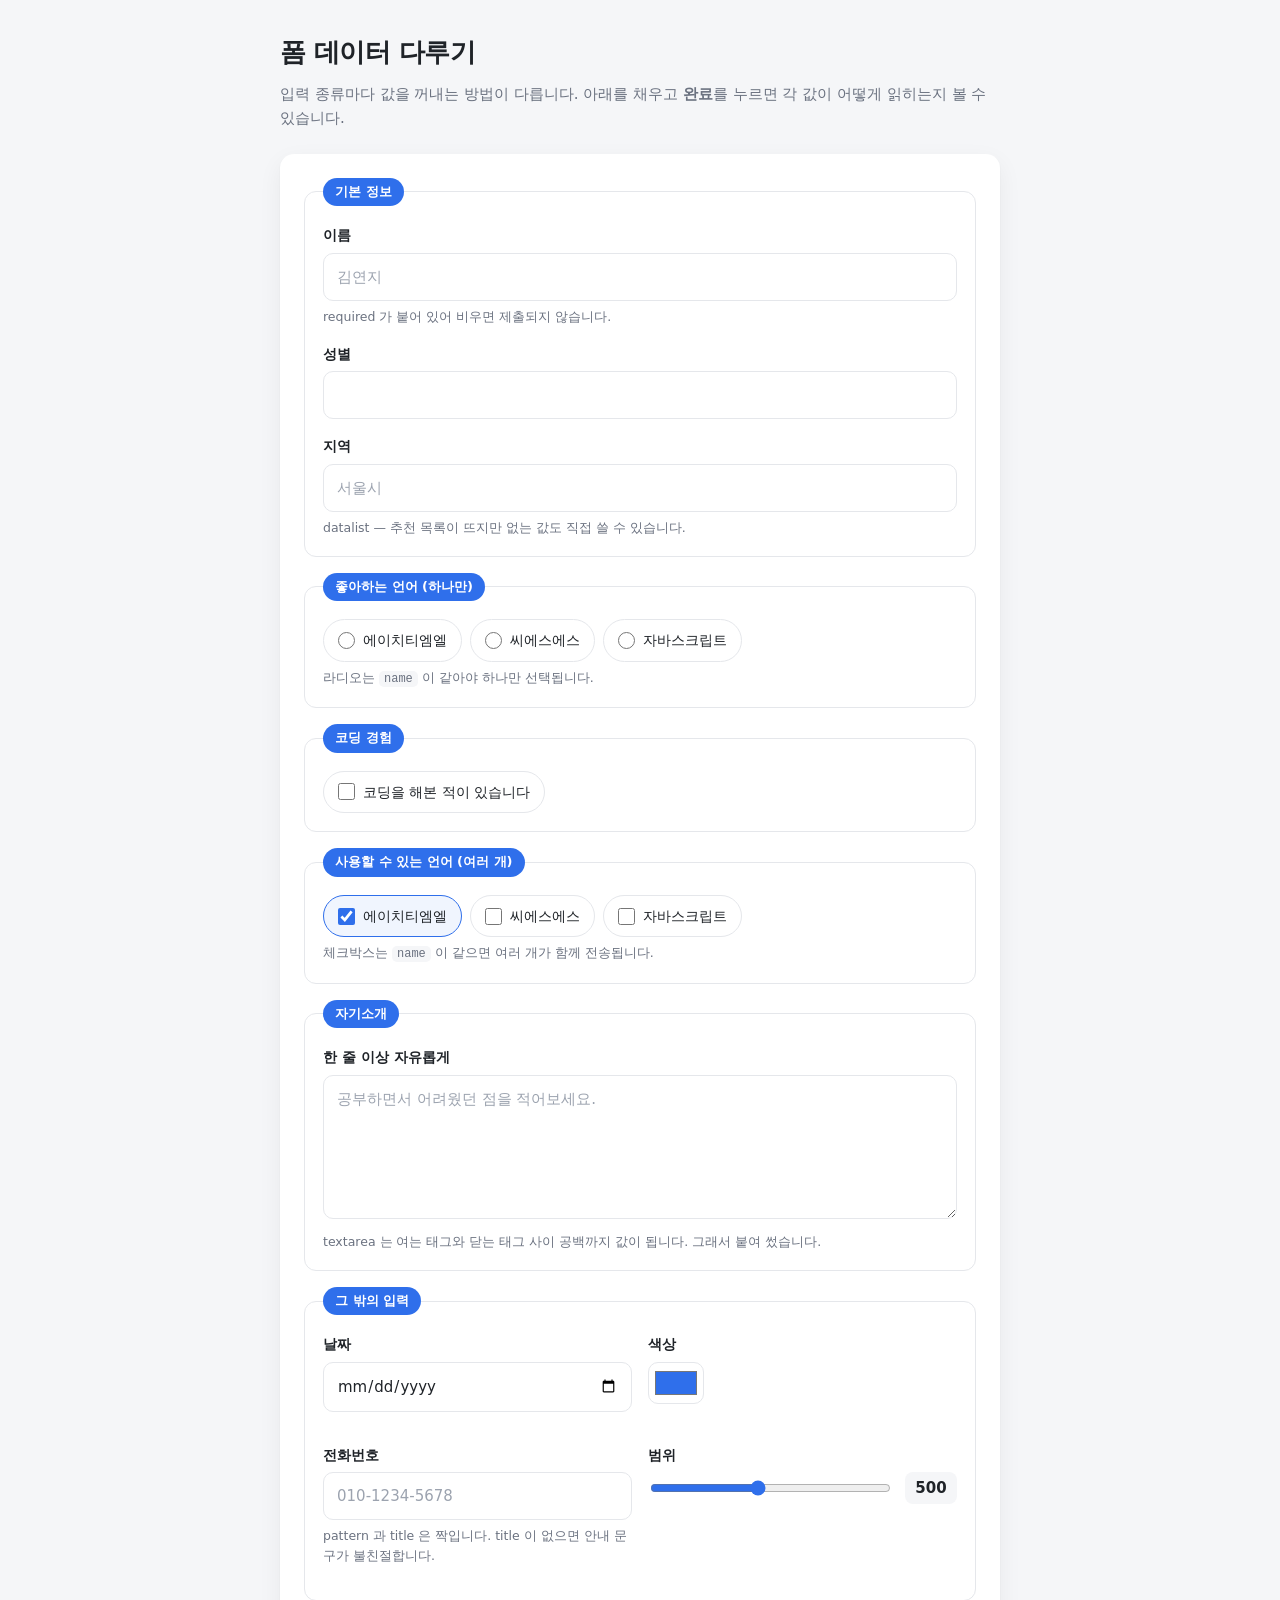
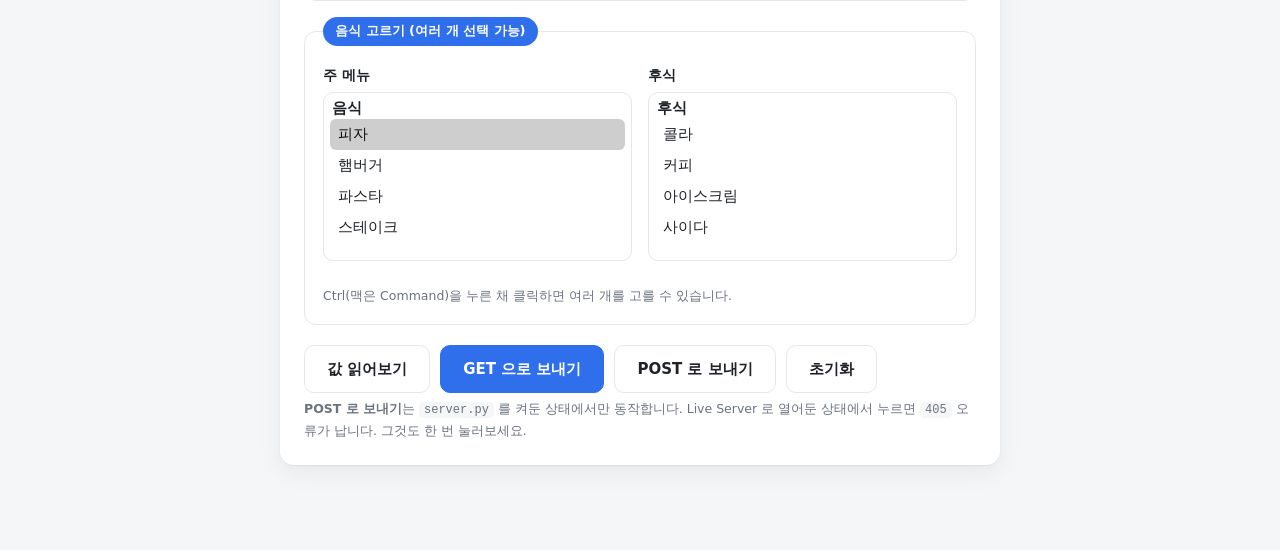
<file: 01_html/04_html_input/index.html>
<!DOCTYPE html>
<html lang="ko">
<head>
  <meta charset="utf-8">
  <meta name="viewport" content="width=device-width, initial-scale=1.0">
  <title>폼 데이터 다루기</title>
  <link rel="stylesheet" href="style.css">
</head>
<body>

<main class="page">

  <header class="page-head">
    <h1>폼 데이터 다루기</h1>
    <p class="lead">
      입력 종류마다 값을 꺼내는 방법이 다릅니다.
      아래를 채우고 <strong>완료</strong>를 누르면 각 값이 어떻게 읽히는지 볼 수 있습니다.
    </p>
  </header>

  <!-- 버튼마다 formmethod 로 전송 방법을 따로 정할 수 있습니다. -->
  <form id="my_form" class="card" action="result.html" method="get">

    <fieldset>
      <legend>기본 정보</legend>

      <div class="field">
        <label for="name">이름</label>
        <input type="text" id="name" name="name"
               placeholder="김연지"
               autocomplete="off" spellcheck="true" required>
        <p class="hint">required 가 붙어 있어 비우면 제출되지 않습니다.</p>
      </div>

      <div class="field">
        <label for="sex">성별</label>
        <input type="text" id="sex" name="sex" autocomplete="off">
      </div>

      <div class="field">
        <label for="town">지역</label>
        <input type="text" id="town" name="town"
               placeholder="서울시" list="town_list" autocomplete="off">
        <!-- datalist: 목록을 추천하지만 직접 입력도 됩니다. select 와 다른 점입니다. -->
        <datalist id="town_list">
          <option value="서울시"></option>
          <option value="부산시"></option>
          <option value="대구시"></option>
          <option value="인천시"></option>
          <option value="광주시"></option>
        </datalist>
        <p class="hint">datalist — 추천 목록이 뜨지만 없는 값도 직접 쓸 수 있습니다.</p>
      </div>
    </fieldset>

    <fieldset>
      <!-- 라디오·체크박스 묶음의 제목은 label 이 아니라 legend 로 답니다. -->
      <legend>좋아하는 언어 (하나만)</legend>
      <div class="choice-list">
        <label class="choice">
          <input type="radio" name="fav_language" value="HTML">
          <span>에이치티엠엘</span>
        </label>
        <label class="choice">
          <input type="radio" name="fav_language" value="CSS">
          <span>씨에스에스</span>
        </label>
        <label class="choice">
          <input type="radio" name="fav_language" value="JavaScript">
          <span>자바스크립트</span>
        </label>
      </div>
      <p class="hint">라디오는 <code>name</code> 이 같아야 하나만 선택됩니다.</p>
    </fieldset>

    <fieldset>
      <legend>코딩 경험</legend>
      <label class="choice">
        <input type="checkbox" id="coding" name="coding" value="1">
        <span>코딩을 해본 적이 있습니다</span>
      </label>
    </fieldset>

    <fieldset>
      <legend>사용할 수 있는 언어 (여러 개)</legend>
      <div class="choice-list">
        <label class="choice">
          <input type="checkbox" name="avail_language" value="HTML" checked>
          <span>에이치티엠엘</span>
        </label>
        <label class="choice">
          <input type="checkbox" name="avail_language" value="CSS">
          <span>씨에스에스</span>
        </label>
        <label class="choice">
          <input type="checkbox" name="avail_language" value="JavaScript">
          <span>자바스크립트</span>
        </label>
      </div>
      <p class="hint">체크박스는 <code>name</code> 이 같으면 여러 개가 함께 전송됩니다.</p>
    </fieldset>

    <fieldset>
      <legend>자기소개</legend>
      <div class="field">
        <label for="article">한 줄 이상 자유롭게</label>
        <textarea id="article" name="article" rows="5"
                  placeholder="공부하면서 어려웠던 점을 적어보세요."></textarea>
        <p class="hint">textarea 는 여는 태그와 닫는 태그 사이 공백까지 값이 됩니다. 그래서 붙여 썼습니다.</p>
      </div>
    </fieldset>

    <fieldset>
      <legend>그 밖의 입력</legend>

      <div class="grid">
        <div class="field">
          <label for="date">날짜</label>
          <input type="date" id="date" name="date">
        </div>

        <div class="field">
          <label for="color">색상</label>
          <input type="color" id="color" name="color" value="#2f6feb">
        </div>

        <div class="field">
          <label for="phone">전화번호</label>
          <input type="tel" id="phone" name="phone"
                 placeholder="010-1234-5678"
                 pattern="[0-9]{3}-[0-9]{4}-[0-9]{4}"
                 title="010-1234-5678 형식으로 입력하세요">
          <p class="hint">pattern 과 title 은 짝입니다. title 이 없으면 안내 문구가 불친절합니다.</p>
        </div>

        <div class="field">
          <label for="range">범위</label>
          <div class="range-row">
            <input type="range" id="range" name="range" min="100" max="1000" step="50" value="500">
            <!-- output: 계산·선택 결과를 보여주는 전용 태그 -->
            <output id="range_output" for="range">500</output>
          </div>
        </div>
      </div>
    </fieldset>

    <fieldset>
      <legend>음식 고르기 (여러 개 선택 가능)</legend>
      <div class="grid">
        <div class="field">
          <label for="food_main">주 메뉴</label>
          <!-- id 는 문서 안에서 겹치면 안 됩니다. name 도 나눠야 값이 섞이지 않습니다. -->
          <select id="food_main" name="food_main" multiple size="5">
            <optgroup label="음식">
              <option value="pizza" selected>피자</option>
              <option value="hamburger">햄버거</option>
              <option value="pasta">파스타</option>
              <option value="steak">스테이크</option>
            </optgroup>
          </select>
        </div>

        <div class="field">
          <label for="food_dessert">후식</label>
          <select id="food_dessert" name="food_dessert" multiple size="5">
            <optgroup label="후식">
              <option value="cola">콜라</option>
              <option value="coffee">커피</option>
              <option value="icecream">아이스크림</option>
              <option value="cider">사이다</option>
            </optgroup>
          </select>
        </div>
      </div>
      <p class="hint">Ctrl(맥은 Command)을 누른 채 클릭하면 여러 개를 고를 수 있습니다.</p>
    </fieldset>

    <div class="actions">
      <!-- 보내지 않고 값만 읽어봅니다 -->
      <button type="button" id="preview_btn" class="btn">값 읽어보기</button>

      <!-- formmethod / formaction 으로 버튼마다 전송 방법을 다르게 줄 수 있습니다 -->
      <button type="submit" class="btn btn-primary"
              formmethod="get" formaction="result.html">GET 으로 보내기</button>
      <button type="submit" class="btn btn-post"
              formmethod="post" formaction="result.html">POST 로 보내기</button>

      <button type="reset" class="btn">초기화</button>
    </div>
    <p class="hint">
      <strong>POST 로 보내기</strong>는 <code>server.py</code> 를 켜둔 상태에서만 동작합니다.
      Live Server 로 열어둔 상태에서 누르면 <code>405</code> 오류가 납니다. 그것도 한 번 눌러보세요.
    </p>

  </form>

  <section id="result_area" class="card result" hidden>
    <h2>읽어온 값</h2>
    <table id="result_table">
      <thead>
        <tr><th>항목</th><th>값</th></tr>
      </thead>
      <tbody></tbody>
    </table>

    <h3>보내면 어떻게 되나</h3>
    <div id="send_preview"></div>
    <p class="hint">
      같은 값인데 <strong>실리는 자리만</strong> 다릅니다.
      실제로 보내보려면 위의 <strong>GET / POST 로 보내기</strong> 버튼을 누르세요.
    </p>
  </section>

</main>

<script>
  const form = document.getElementById('my_form');
  const resultArea = document.getElementById('result_area');
  const resultBody = document.querySelector('#result_table tbody');
  const sendPreview = document.getElementById('send_preview');
  const previewBtn = document.getElementById('preview_btn');
  const rangeInput = document.getElementById('range');
  const rangeOutput = document.getElementById('range_output');

  // 범위 값을 움직일 때마다 옆에 숫자로 보여줍니다.
  rangeInput.addEventListener('input', function () {
    rangeOutput.textContent = rangeInput.value;
  });

  // 체크박스 묶음에서 체크된 값만 배열로 꺼냅니다.
  function getCheckedValues(group) {
    // 같은 name 의 체크박스가 하나뿐이면 목록이 아니라 요소 하나가 옵니다.
    const list = (group.length === undefined) ? [group] : Array.from(group);
    return list.filter(function (el) { return el.checked; })
               .map(function (el) { return el.value; });
  }

  // multiple select 에서 고른 항목의 화면 글자를 배열로 꺼냅니다.
  function getSelectedTexts(selectId) {
    const select = document.getElementById(selectId);
    return Array.from(select.selectedOptions).map(function (op) { return op.text; });
  }

  function orEmpty(value, emptyText) {
    return value === '' || value === undefined ? emptyText : value;
  }

  // '주소' / '본문' 처럼 이름표가 붙은 줄 하나를 만듭니다.
  function addSendRow(keyText, valueText, kind) {
    const row = document.createElement('div');
    row.className = 'send-row';

    const key = document.createElement('span');
    key.className = 'send-key send-key-' + kind;
    key.textContent = keyText;

    const box = document.createElement('pre');
    box.className = 'query';
    box.textContent = valueText;

    row.appendChild(key);
    row.appendChild(box);
    sendPreview.appendChild(row);
  }

  // GET 과 POST 를 나란히 놓고 비교합니다.
  function renderSendPreview() {
    // FormData 는 실제로 전송될 값만 담습니다.
    // 체크 안 한 체크박스·라디오는 아예 들어가지 않습니다.
    const query = new URLSearchParams(new FormData(form)).toString();

    sendPreview.innerHTML = '';
    addSendRow('GET 주소', 'result.html?' + query, 'get');
    addSendRow('POST 주소', 'result.html', 'post');
    addSendRow('POST 본문', query, 'post');
  }

  // '값 읽어보기' 는 보내지 않고 화면에서만 확인합니다.
  previewBtn.addEventListener('click', function () {
    // type="button" 이라 검사가 자동으로 돌지 않습니다. 직접 부릅니다.
    if (!form.reportValidity()) return;

    // form.elements 를 쓰면 input 인지 form 속성인지 헷갈릴 일이 없습니다.
    const f = form.elements;

    const rows = [
      ['이름',            f.name.value],
      ['성별',            orEmpty(f.sex.value, '(입력 안 함)')],
      ['지역',            orEmpty(f.town.value, '(입력 안 함)')],
      ['좋아하는 언어',    orEmpty(f.fav_language.value, '(선택 안 함)')],
      ['코딩 경험',        f.coding.checked ? '있음' : '없음'],
      ['사용 가능 언어',   orEmpty(getCheckedValues(f.avail_language).join(', '), '(없음)')],
      ['자기소개',         orEmpty(f.article.value.trim(), '(비어 있음)')],
      ['날짜',            orEmpty(f.date.value, '(선택 안 함)')],
      ['색상',            f.color.value],
      ['범위',            f.range.value],
      ['전화번호',        orEmpty(f.phone.value, '(입력 안 함)')],
      ['주 메뉴',         orEmpty(getSelectedTexts('food_main').join(', '), '(없음)')],
      ['후식',            orEmpty(getSelectedTexts('food_dessert').join(', '), '(없음)')]
    ];

    // 표를 다시 그립니다. (예전 코드처럼 계속 쌓이지 않습니다)
    resultBody.innerHTML = '';
    rows.forEach(function (row) {
      const tr = document.createElement('tr');
      const th = document.createElement('th');
      const td = document.createElement('td');
      th.textContent = row[0];
      td.textContent = row[1];
      tr.appendChild(th);
      tr.appendChild(td);
      resultBody.appendChild(tr);
    });

    // 같은 값이 GET / POST 에서 각각 어디에 실리는지 보여줍니다.
    renderSendPreview();

    resultArea.hidden = false;
    resultArea.scrollIntoView({ behavior: 'smooth', block: 'start' });
  });

  // 초기화를 누르면 결과도 같이 지웁니다.
  form.addEventListener('reset', function () {
    resultArea.hidden = true;
    setTimeout(function () { rangeOutput.textContent = rangeInput.value; }, 0);
  });
</script>

</body>
</html>
</file>
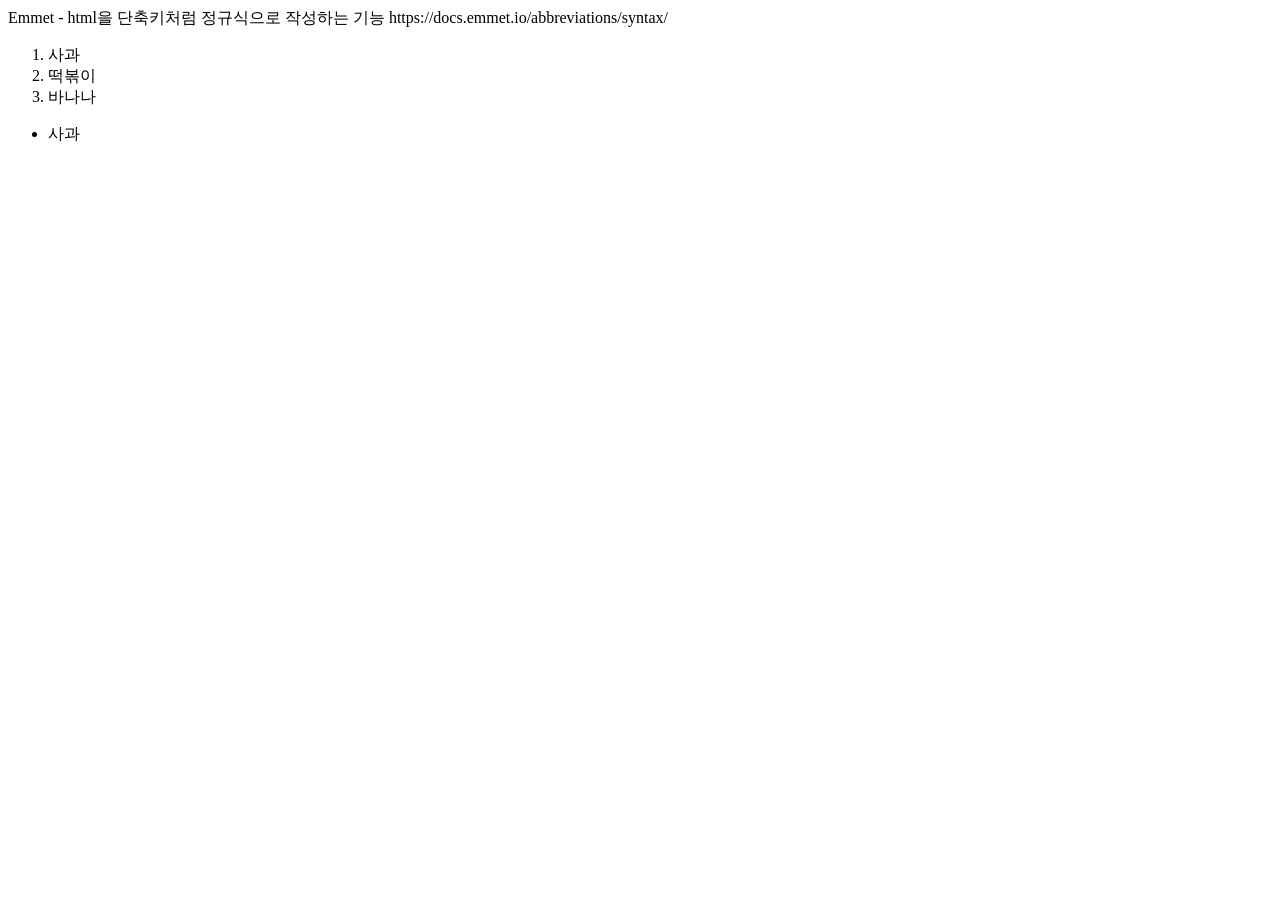
<file: 01_html/00_emmet.html>
<!DOCTYPE html>
<html lang="en">
<head>
    <meta charset="UTF-8">
    <meta name="viewport" content="width=device-width, initial-scale=1.0">
    <title>Document</title>
</head>
<body>
    
    Emmet - html을 단축키처럼 정규식으로 작성하는 기능
    https://docs.emmet.io/abbreviations/syntax/
    <!-- ol>li*3 -->

    <ol>
        <li>사과</li>
        <li>떡볶이</li>
        <li>바나나</li>
    </ol>
    <div>
        <ul>
            <li>사과</li>
        </ul>
    </div>

</body>
</html>
</file>
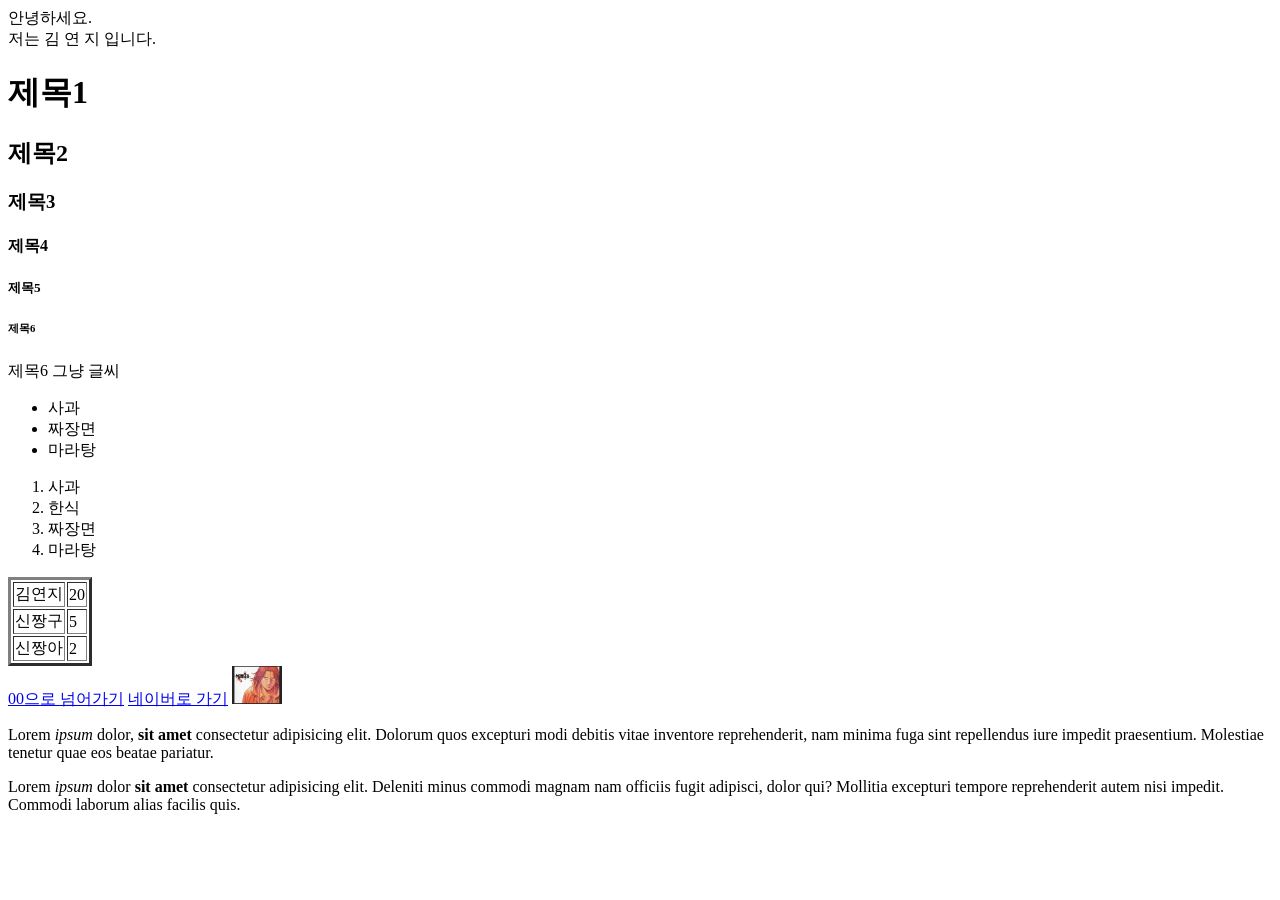
<file: 01_html/01_html기초.html>
<!DOCTYPE html>
<html lang="ko">
<head>
    <meta charset="UTF-8">
    <meta name="viewport" content="width=device-width, initial-scale=1.0">
    <title>HTML 연습</title>
</head>
<body>
    안녕하세요.<br />
    저는
    김
    연
    지
    입니다.

    <!-- 주석은 눈에 보이지 않습니다. -->
    <!-- 들여쓰기 SHIFT+ TAB 누르시면 하나 앞으로 끌어오고,
        TAB 누르시면 하나 밀려납니다.-->
    <h1>제목1</h1>
    <h2>제목2</h2>
    <h3>제목3</h3>
    <h4>제목4</h4>
    <h5>제목5</h5>
    <h6>제목6</h6>
    <!-- 에러가 있어도 그냥 무시합니다. -->
    <h7>제목6</h7>
    그냥 글씨

    <!-- 리스트: 부모 / 자식 태그를 함께 사용
        Unordered / Ordered -->
    <ul>
        <li>사과</li>
        <li>짜장면</li>
        <li>마라탕</li>
    </ul>

    <ol>
        <li>사과</li>
        <li>한식</li>
        <li>짜장면</li>
        <li>마라탕</li>
    </ol>

    <!-- 표 -->
     <table border="3">
        <!-- 행 -->
        <tr> <!-- table row (행) -->
            <td> <!-- table data (칸) -->
                김연지
            </td>
            <td>
                20
            </td>
        </tr>
         <tr>
            <td> <!-- table data (칸) -->
                신짱구
            </td>
            <td>
                5
            </td>
         </tr>  
          <tr>
            <td> <!-- table data (칸) -->
                신짱아
            </td>
            <td>
                2
            </td>
          </tr>
        </table>

    <!-- a (anchor) 태그를 사용해서 다른 문서와 연결을 해줍니다. -->
    <!-- 태그에 특정한 기능을 부여하기 위해 속성(attribute)을 함께 사용하기도 합니다. -->
    <a href="00_emmet.html">00으로 넘어가기</a>

    <!-- 네이버로 가기 라는 내용에 naver.com 을 연결해보세요. -->
    <a href="https://www.naver.com/" target="_blank">네이버로 가기</a>

    <!-- 이미지는 어떻게 첨부할까요  
     개발은 로컬에서 하지만 서버는 현재 프로젝트부터 올리기 때문에
     경로는 상대경로로, 현재 파일 기준으로 해당 파일이 어디 있는지,
     윈도우는 \(역슬래시), 웹은 /(슬래시) 으로 경로를 구분합니다.
     -->
    
    <!-- <img src="./data/jjanggu.png"> -->
    <!-- <img src="data/jjanggu.png">   -->
    <!-- <img src="../03_js/jjanggu.png"> -->

    <!-- data/monster.png 를 넣어주세요.
      이미지가 크니까 mdn에서 이미지 크기 줄이는 속성을 
      찾아서 적당히 줄여보세요.
      해당 줄에 Ctrl + / (슬래시) 누르시면 주석이 매겨집니다. -->
    <img src="./data/monster.png" width=50 /> <br />

    <!-- p : paragraph 로 문단을 구분합니다. -->
    <!-- b: 화면에 진하게 보이기, strong: 의미상도 함께 강조하기 -->
    <!-- 웹 접근성을 고려한 태그들을 활용하시는 걸 권장합니다. -->
    <p>Lorem <i>ipsum</i> dolor, <strong>sit amet</strong> consectetur adipisicing elit. Dolorum quos excepturi modi debitis vitae inventore reprehenderit, nam minima fuga sint repellendus iure impedit praesentium. Molestiae tenetur quae eos beatae pariatur.</p>
    <p>Lorem <em>ipsum</em> dolor <b>sit amet</b> consectetur adipisicing elit. Deleniti minus commodi magnam nam officiis fugit adipisci, dolor qui? Mollitia excepturi tempore reprehenderit autem nisi impedit. Commodi laborum alias facilis quis.</p>

    <!-- 정보 전달을 잘 해서 검색어 우선 순위에 걸리는 걸 목적으로 주는 경우도 많습니다. -->
</body>
</html>
</file>
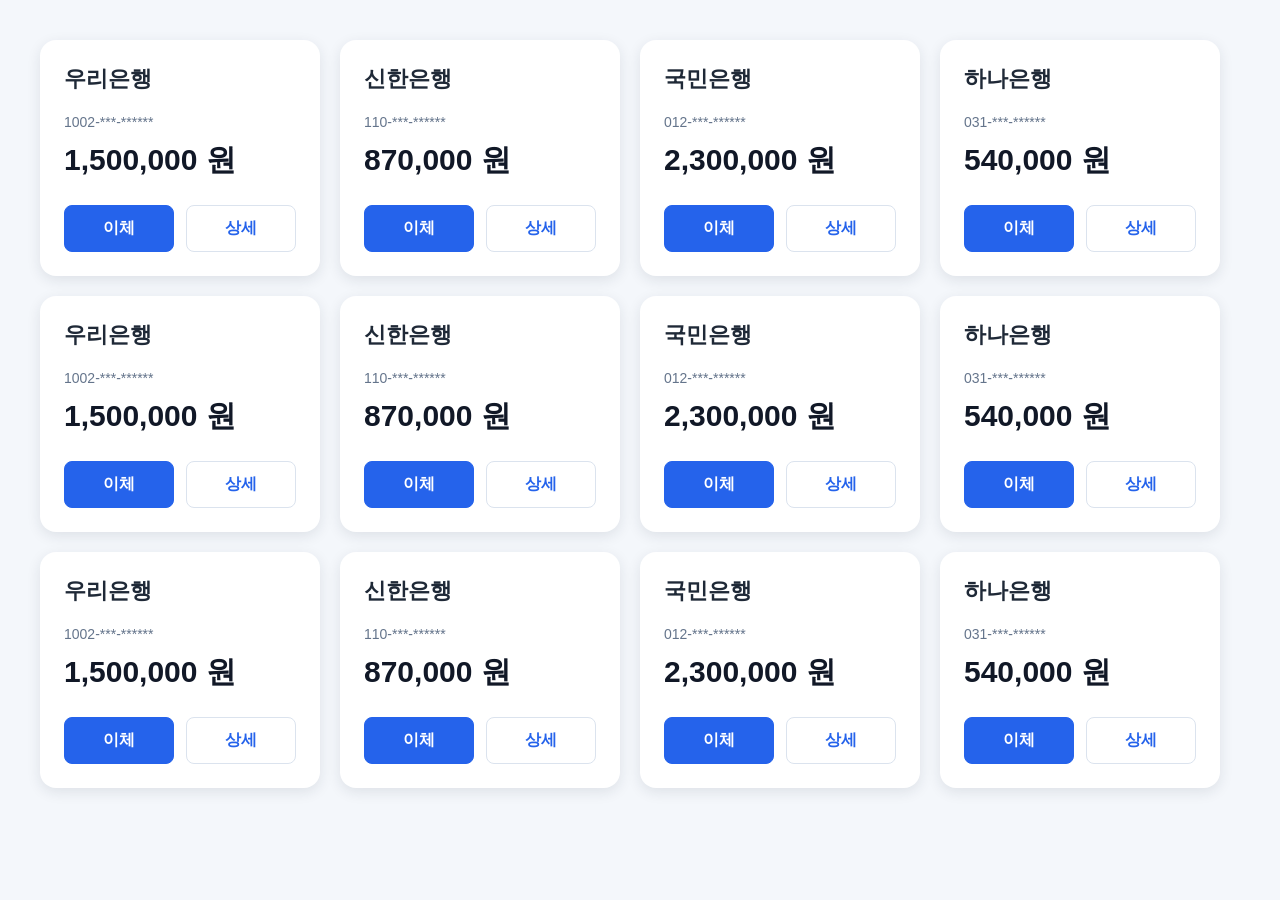
<file: 01_html/02_html기초.html>
<!DOCTYPE html>
<html lang="ko">
<head>
    <meta charset="UTF-8" />
    <meta name="viewport" content="width=device-width, initial-scale=1.0" />
    <link rel="stylesheet" href="02_html기초.css" />
    <title>계좌 리스트</title>
</head>
<body>
    <div class="account-list">
        <div class="account-card">
            <div class="card-header">
                <h2>우리은행</h2>
            </div>
            <div class="card-body">
                <p class="account-number">1002-***-******</p>
                <p class="balance"><strong>1,500,000 원</strong></p>
            </div>
            <div class="card-footer">
                <button type="button">이체</button>
                <button type="button">상세</button>
            </div>
        </div>

        <div class="account-card">
            <div class="card-header">
                <h2>신한은행</h2>
            </div>
            <div class="card-body">
                <p class="account-number">110-***-******</p>
                <p class="balance"><strong>870,000 원</strong></p>
            </div>
            <div class="card-footer">
                <button type="button">이체</button>
                <button type="button">상세</button>
            </div>
        </div>

        <div class="account-card">
            <div class="card-header">
                <h2>국민은행</h2>
            </div>
            <div class="card-body">
                <p class="account-number">012-***-******</p>
                <p class="balance"><strong>2,300,000 원</strong></p>
            </div>
            <div class="card-footer">
                <button type="button">이체</button>
                <button type="button">상세</button>
            </div>
        </div>

        <div class="account-card">
            <div class="card-header">
                <h2>하나은행</h2>
            </div>
            <div class="card-body">
                <p class="account-number">031-***-******</p>
                <p class="balance"><strong>540,000 원</strong></p>
            </div>
            <div class="card-footer">
                <button type="button">이체</button>
                <button type="button">상세</button>
            </div>
        </div>

        <div class="account-card">
            <div class="card-header">
                <h2>우리은행</h2>
            </div>
            <div class="card-body">
                <p class="account-number">1002-***-******</p>
                <p class="balance"><strong>1,500,000 원</strong></p>
            </div>
            <div class="card-footer">
                <button type="button">이체</button>
                <button type="button">상세</button>
            </div>
        </div>

        <div class="account-card">
            <div class="card-header">
                <h2>신한은행</h2>
            </div>
            <div class="card-body">
                <p class="account-number">110-***-******</p>
                <p class="balance"><strong>870,000 원</strong></p>
            </div>
            <div class="card-footer">
                <button type="button">이체</button>
                <button type="button">상세</button>
            </div>
        </div>

        <div class="account-card">
            <div class="card-header">
                <h2>국민은행</h2>
            </div>
            <div class="card-body">
                <p class="account-number">012-***-******</p>
                <p class="balance"><strong>2,300,000 원</strong></p>
            </div>
            <div class="card-footer">
                <button type="button">이체</button>
                <button type="button">상세</button>
            </div>
        </div>

        <div class="account-card">
            <div class="card-header">
                <h2>하나은행</h2>
            </div>
            <div class="card-body">
                <p class="account-number">031-***-******</p>
                <p class="balance"><strong>540,000 원</strong></p>
            </div>
            <div class="card-footer">
                <button type="button">이체</button>
                <button type="button">상세</button>
            </div>
        </div>

        <div class="account-card">
            <div class="card-header">
                <h2>우리은행</h2>
            </div>
            <div class="card-body">
                <p class="account-number">1002-***-******</p>
                <p class="balance"><strong>1,500,000 원</strong></p>
            </div>
            <div class="card-footer">
                <button type="button">이체</button>
                <button type="button">상세</button>
            </div>
        </div>

        <div class="account-card">
            <div class="card-header">
                <h2>신한은행</h2>
            </div>
            <div class="card-body">
                <p class="account-number">110-***-******</p>
                <p class="balance"><strong>870,000 원</strong></p>
            </div>
            <div class="card-footer">
                <button type="button">이체</button>
                <button type="button">상세</button>
            </div>
        </div>

        <div class="account-card">
            <div class="card-header">
                <h2>국민은행</h2>
            </div>
            <div class="card-body">
                <p class="account-number">012-***-******</p>
                <p class="balance"><strong>2,300,000 원</strong></p>
            </div>
            <div class="card-footer">
                <button type="button">이체</button>
                <button type="button">상세</button>
            </div>
        </div>

        <div class="account-card">
            <div class="card-header">
                <h2>하나은행</h2>
            </div>
            <div class="card-body">
                <p class="account-number">031-***-******</p>
                <p class="balance"><strong>540,000 원</strong></p>
            </div>
            <div class="card-footer">
                <button type="button">이체</button>
                <button type="button">상세</button>
            </div>
        </div>
    </div>
</body>
</html>
</file>
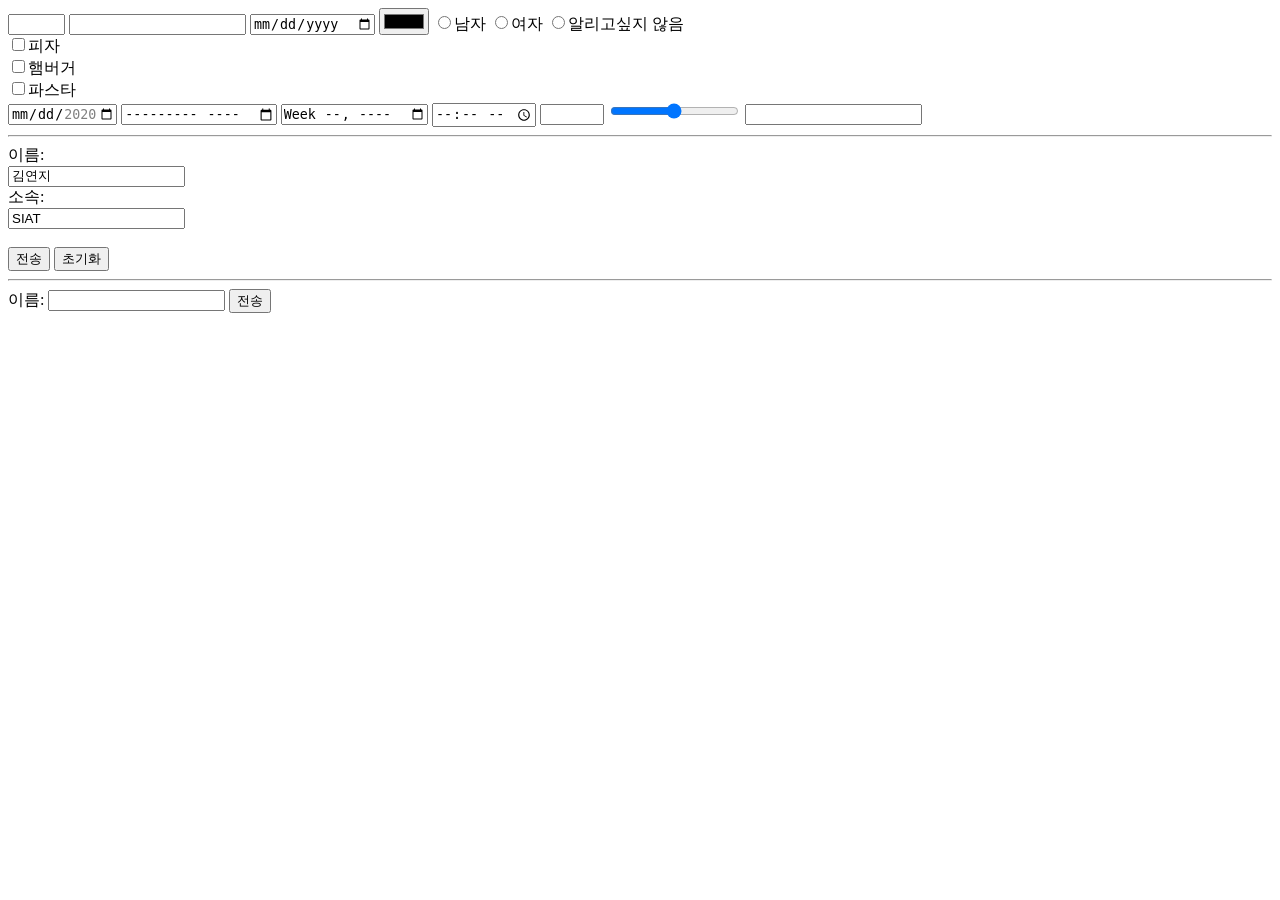
<file: 01_html/03_html_input.html>
<!DOCTYPE html>
<html lang="ko">
<head>
    <meta charset="UTF-8">
    <meta name="viewport" content="width=device-width, initial-scale=1.0">
    <title>Document</title>
</head>
<body>
    <!-- shift + alt  + 화살표-->
    <input type="text" size="5" name="text">
    <input type="password" name="password" required>
    <input type="date" name="date">
    <input type="color">

    <!-- 여러개 중 하나만 선택시킬 때 -->
     <!-- name으로 묶어서 단위를 만들고, value -->
    <!-- value 에는 실제로 백엔드/js에서 사용할 값을 씁니다. 영어로,띄어쓰기없이 작성-->
    <input type="radio" name="gender" value="male">남자
    <input type="radio" name="gender" value="female">여자
    <input type="radio" name="gender" value="none">알리고싶지 않음
    <br />

    <input type="checkbox" name="food" value="pizza">피자<br>
    <input type="checkbox" name="food" value="hamburger">햄버거<br>
    <input type="checkbox" name="food" value="pasta">파스타<br>

    <input type="date" name="date" min="2020-01-01" max="2020-12-31">

    <input type="month" id="month" name="month">

    <input type="week" id="week" name="week">

    <input type="time" id="time" name="time">

    <input type="number" name="num" min="0" max="1000">

    <input type="range" name="point" min="0" max="100">

    <input type="tel" id="phone" name="phone" pattern="[0-9]{3}-[0-9]{4}-[0-9]{4}">

<hr>
<!-- form 의 submit은 폼을 통째로 전달하는 역할 -->
<!-- form 의 reset은 폼을 통째로 초기화하는 역할 -->
<!-- 쿼리스트링: ? 뒤에 키=값 & 키=값 
                ?name=김연지&affiliation=FIS-WONIT-->
<form>
  <label for="name">이름:</label><br>
  <input type="text" id="name" name="name" value="김연지"><br>
  <label for="affiliation">소속:</label><br>
  <input type="text" id="affiliation" name="affiliation" value="SIAT"><br><br>
  <input type="submit" value="전송"> <!-- value를 지워보고 바꿔보기 -->
  <input type="reset" value="초기화">
</form>
<hr>

<form id="inputForm">
    <label>이름:</label>
    <input type="text" name="userName">
    <input type="submit" value="전송">
</form>


  <p id="result"></p>

  <script>
    const form = document.querySelector('#inputForm');
    const result = document.querySelector('#result');

    form.addEventListener('submit', function (event) {
      event.preventDefault();

      const input = form.elements.namedItem('userName');
      result.textContent = `입력한 이름: ${input.value}`;
    });
  </script>

</body>
</html>
</file>
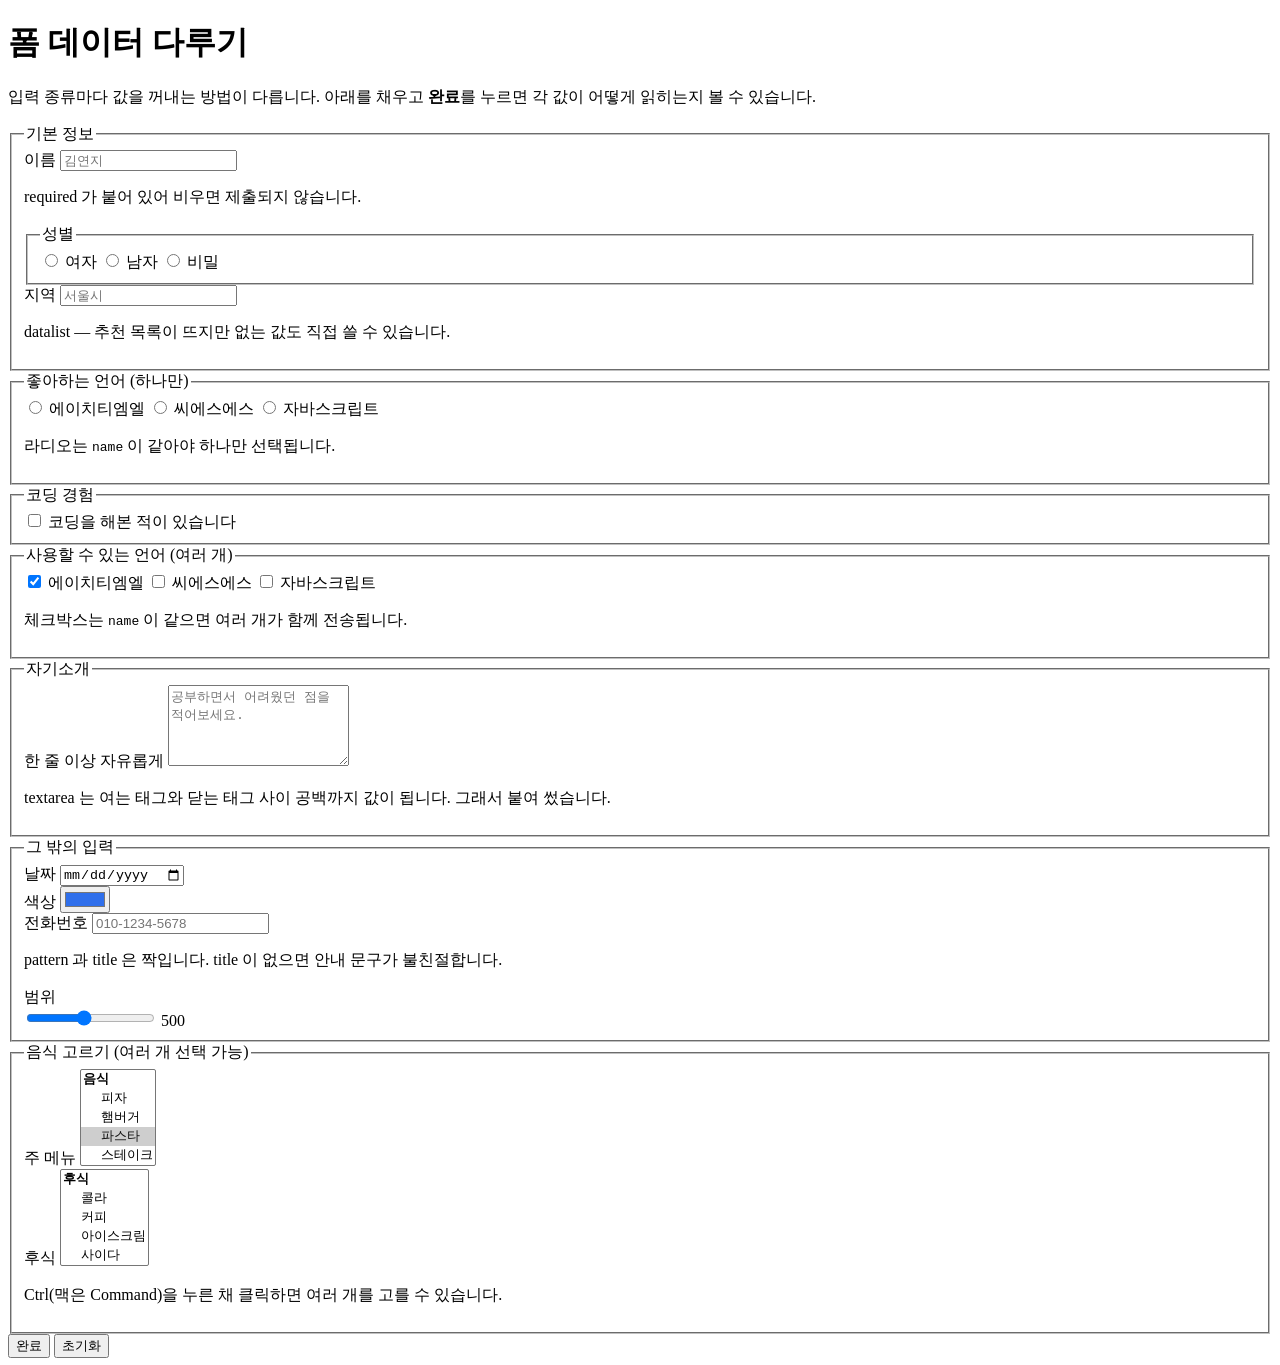
<file: 01_html/04_html_input2.html>
<!DOCTYPE html>
<html lang="ko">
<head>
  <meta charset="utf-8">
  <meta name="viewport" content="width=device-width, initial-scale=1.0">
  <title>폼 데이터 다루기</title>
  <!-- <link rel="stylesheet" href="style.css"> -->
</head>
<body>

<main class="page">

  <header class="page-head">
    <h1>폼 데이터 다루기</h1>
    <p class="lead">
      입력 종류마다 값을 꺼내는 방법이 다릅니다.
      아래를 채우고 <strong>완료</strong>를 누르면 각 값이 어떻게 읽히는지 볼 수 있습니다.
    </p>
  </header>

  <!-- method 를 get / post 로 바꿔가며 제출해 보세요. 아래 '전송 미리보기'가 달라집니다. -->
  <form id="my_form" class="card" method="get">

    <fieldset>
      <legend>기본 정보</legend>

      <div class="field">
        <label for="name">이름</label>
        <input type="text" id="name" name="name"
               placeholder="김연지"
               autocomplete="off" spellcheck="true" required>
        <p class="hint">required 가 붙어 있어 비우면 제출되지 않습니다.</p>
      </div>

      <div class="field">
        <fieldset>
          <legend>성별</legend>

          <label class="choice">
            <input type="radio" name="sex" value="F" required>
            <span>여자</span>
          </label>

          <label class="choice">
            <input type="radio" name="sex" value="M">
            <span>남자</span>
          </label>

          <label class="choice">
            <input type="radio" name="sex" value="S">
            <span>비밀</span>
          </label>
        </fieldset>
      </div>

      <div class="field">
        <label for="town">지역</label>
        <input type="text" id="town" name="town"
               placeholder="서울시" list="town_list" autocomplete="off">
        <!-- datalist: 목록을 추천하지만 직접 입력도 됩니다. select 와 다른 점입니다. -->
        <datalist id="town_list">
          <option value="서울시"></option>
          <option value="부산시"></option>
          <option value="대구시"></option>
          <option value="인천시"></option>
          <option value="광주시"></option>
        </datalist>
        <p class="hint">datalist — 추천 목록이 뜨지만 없는 값도 직접 쓸 수 있습니다.</p>
      </div>
    </fieldset>

    <fieldset>
      <!-- 라디오·체크박스 묶음의 제목은 label 이 아니라 legend 로 답니다. -->
      <legend>좋아하는 언어 (하나만)</legend>
      <div class="choice-list">
        <label class="choice">
          <input type="radio" name="fav_language" value="HTML">
          <span>에이치티엠엘</span>
        </label>
        <label class="choice">
          <input type="radio" name="fav_language" value="CSS">
          <span>씨에스에스</span>
        </label>
        <label class="choice">
          <input type="radio" name="fav_language" value="JavaScript">
          <span>자바스크립트</span>
        </label>
      </div>
      <p class="hint">라디오는 <code>name</code> 이 같아야 하나만 선택됩니다.</p>
    </fieldset>

    <fieldset>
      <legend>코딩 경험</legend>
      <label class="choice">
        <input type="checkbox" id="coding" name="coding" value="1">
        <span>코딩을 해본 적이 있습니다</span>
      </label>
    </fieldset>

    <fieldset>
      <legend>사용할 수 있는 언어 (여러 개)</legend>
      <div class="choice-list">
        <label class="choice">
          <input type="checkbox" name="avail_language" value="HTML" checked>
          <span>에이치티엠엘</span>
        </label>
        <label class="choice">
          <input type="checkbox" name="avail_language" value="CSS">
          <span>씨에스에스</span>
        </label>
        <label class="choice">
          <input type="checkbox" name="avail_language" value="JavaScript">
          <span>자바스크립트</span>
        </label>
      </div>
      <p class="hint">체크박스는 <code>name</code> 이 같으면 여러 개가 함께 전송됩니다.</p>
    </fieldset>

    <fieldset>
      <legend>자기소개</legend>
      <div class="field">
        <label for="article">한 줄 이상 자유롭게</label>
        <textarea id="article" name="article" rows="5"
                  placeholder="공부하면서 어려웠던 점을 적어보세요."></textarea>
        <p class="hint">textarea 는 여는 태그와 닫는 태그 사이 공백까지 값이 됩니다. 그래서 붙여 썼습니다.</p>
      </div>
    </fieldset>

    <fieldset>
      <legend>그 밖의 입력</legend>

      <div class="grid">
        <div class="field">
          <label for="date">날짜</label>
          <input type="date" id="date" name="date">
        </div>

        <div class="field">
          <label for="color">색상</label>
          <input type="color" id="color" name="color" value="#2f6feb">
        </div>

        <div class="field">
          <label for="phone">전화번호</label>
          <input type="tel" id="phone" name="phone"
                 placeholder="010-1234-5678"
                 pattern="[0-9]{3}-[0-9]{4}-[0-9]{4}"
                 title="010-1234-5678 형식으로 입력하세요">
          <p class="hint">pattern 과 title 은 짝입니다. title 이 없으면 안내 문구가 불친절합니다.</p>
        </div>

        <div class="field">
          <label for="range">범위</label>
          <div class="range-row">
            <input type="range" id="range" name="range" min="100" max="1000" step="50" value="500">
            <!-- output: 계산·선택 결과를 보여주는 전용 태그 -->
            <output id="range_output" for="range">500</output>
          </div>
        </div>
      </div>
    </fieldset>

    <fieldset>
      <legend>음식 고르기 (여러 개 선택 가능)</legend>
      <div class="grid">
        <div class="field">
          <label for="food_main">주 메뉴</label>
          <!-- id 는 문서 안에서 겹치면 안 됩니다. name 도 나눠야 값이 섞이지 않습니다. -->
          <select id="food_main" name="food_main" multiple size="5">
            <optgroup label="음식">
              <option value="pizza">피자</option>
              <option value="hamburger">햄버거</option>
              <option value="pasta" selected>파스타</option>
              <option value="steak">스테이크</option>
            </optgroup>
          </select>
        </div>

        <div class="field">
          <label for="food_dessert">후식</label>
          <select id="food_dessert" name="food_dessert" multiple size="5">
            <optgroup label="후식">
              <option value="cola">콜라</option>
              <option value="coffee">커피</option>
              <option value="icecream">아이스크림</option>
              <option value="cider">사이다</option>
            </optgroup>
          </select>
        </div>
      </div>
      <p class="hint">Ctrl(맥은 Command)을 누른 채 클릭하면 여러 개를 고를 수 있습니다.</p>
    </fieldset>

    <div class="actions">
      <button type="submit" class="btn btn-primary">완료</button>
      <button type="reset" class="btn">초기화</button>
    </div>

  </form>

  <section id="result_area" class="card result" hidden>
    <h2>읽어온 값</h2>
    <table id="result_table">
      <thead>
        <tr><th>항목</th><th>값</th></tr>
      </thead>
      <tbody></tbody>
    </table>

    <h3>전송 미리보기 <span id="method_badge" class="badge">GET</span></h3>
    <div id="send_preview"></div>
    <p class="hint" id="send_note"></p>
    <p class="hint">
      이 화면은 <code>preventDefault()</code> 로 전송을 막아둔 <strong>미리보기</strong>입니다.
      실제로 서버에 보내지지는 않습니다.
      form 태그의 <code>method</code> 를 바꾸고 다시 눌러보세요.
    </p>
  </section>

</main>

<script>
  const form = document.getElementById('my_form');
  const resultArea = document.getElementById('result_area');
  const resultBody = document.querySelector('#result_table tbody');
  const methodBadge = document.getElementById('method_badge');
  const sendPreview = document.getElementById('send_preview');
  const sendNote = document.getElementById('send_note');
  const rangeInput = document.getElementById('range');
  const rangeOutput = document.getElementById('range_output');

  // 범위 값을 움직일 때마다 옆에 숫자로 보여줍니다.
  rangeInput.addEventListener('input', function () {
    rangeOutput.textContent = rangeInput.value;
  });

  // 체크박스 묶음에서 체크된 값만 배열로 꺼냅니다.
  function getCheckedValues(group) {
    // 같은 name 의 체크박스가 하나뿐이면 목록이 아니라 요소 하나가 옵니다.
    const list = (group.length === undefined) ? [group] : Array.from(group);
    return list.filter(function (el) { return el.checked; })
               .map(function (el) { return el.value; });
  }

  // multiple select 에서 고른 항목의 화면 글자를 배열로 꺼냅니다.
  function getSelectedTexts(selectId) {
    const select = document.getElementById(selectId);
    return Array.from(select.selectedOptions).map(function (op) { return op.text; });
  }

  function orEmpty(value, emptyText) {
    return value === '' || value === undefined ? emptyText : value;
  }

  // '주소' / '본문' 처럼 이름표가 붙은 줄 하나를 만듭니다.
  function addSendRow(keyText, valueText) {
    const row = document.createElement('div');
    row.className = 'send-row';

    const key = document.createElement('span');
    key.className = 'send-key';
    key.textContent = keyText;

    const box = document.createElement('pre');
    box.className = 'query';
    box.textContent = valueText;

    row.appendChild(key);
    row.appendChild(box);
    sendPreview.appendChild(row);
  }

  // method 에 따라 값이 '어디에' 실리는지가 달라집니다.
  function renderSendPreview() {
    // getAttribute 로 읽습니다. method 를 안 적으면 기본값은 get 입니다.
    const method = (form.getAttribute('method') || 'get').toUpperCase();

    // FormData 는 실제로 전송될 값만 담습니다.
    // 체크 안 한 체크박스·라디오는 아예 들어가지 않습니다.
    const query = new URLSearchParams(new FormData(form)).toString();
    const page = location.pathname.split('/').pop() || 'index.html';

    methodBadge.textContent = method;
    methodBadge.className = 'badge badge-' + method.toLowerCase();

    sendPreview.innerHTML = '';

    if (method === 'GET') {
      addSendRow('주소', page + '?' + query);
      sendNote.textContent =
        '값이 주소에 그대로 붙습니다. 주소창, 방문 기록, 서버 접속 로그에 모두 남습니다. ' +
        '그래서 비밀번호를 get 으로 보내면 안 됩니다.';
    } else {
      addSendRow('주소', page);
      addSendRow('본문(body)', query);
      sendNote.textContent =
        '주소에는 아무것도 안 붙습니다. 값은 본문에 담겨 갑니다. ' +
        '개발자도구 Network 탭에서만 볼 수 있습니다. (숨겨질 뿐, 암호화되는 것은 아닙니다)';
    }
  }

  form.addEventListener('submit', function (event) {
    // 제출로 인한 새로고침을 막습니다. (예전 방식인 return false 와 같은 역할)
    event.preventDefault();

    // form.elements 를 쓰면 input 인지 form 속성인지 헷갈릴 일이 없습니다.
    const f = form.elements;

    const rows = [
      ['이름',            f.name.value],
      ['성별',            orEmpty(f.sex.value, '(입력 안 함)')],
      ['지역',            orEmpty(f.town.value, '(입력 안 함)')],
      ['좋아하는 언어',    orEmpty(f.fav_language.value, '(선택 안 함)')],
      ['코딩 경험',        f.coding.checked ? '있음' : '없음'],
      ['사용 가능 언어',   orEmpty(getCheckedValues(f.avail_language).join(', '), '(없음)')],
      ['자기소개',         orEmpty(f.article.value.trim(), '(비어 있음)')],
      ['날짜',            orEmpty(f.date.value, '(선택 안 함)')],
      ['색상',            f.color.value],
      ['범위',            f.range.value],
      ['전화번호',        orEmpty(f.phone.value, '(입력 안 함)')],
      ['주 메뉴',         orEmpty(getSelectedTexts('food_main').join(', '), '(없음)')],
      ['후식',            orEmpty(getSelectedTexts('food_dessert').join(', '), '(없음)')]
    ];

    // 표를 다시 그립니다. (예전 코드처럼 계속 쌓이지 않습니다)
    resultBody.innerHTML = '';
    rows.forEach(function (row) {
      const tr = document.createElement('tr');
      const th = document.createElement('th');
      const td = document.createElement('td');
      th.textContent = row[0];
      td.textContent = row[1];
      tr.appendChild(th);
      tr.appendChild(td);
      resultBody.appendChild(tr);
    });

    // method 를 읽어서, 값이 주소에 붙는지 본문에 담기는지 보여줍니다.
    renderSendPreview();

    resultArea.hidden = false;
    resultArea.scrollIntoView({ behavior: 'smooth', block: 'start' });
  });

  // 초기화를 누르면 결과도 같이 지웁니다.
  form.addEventListener('reset', function () {
    resultArea.hidden = true;
    setTimeout(function () { rangeOutput.textContent = rangeInput.value; }, 0);
  });
</script>

</body>
</html>
</file>
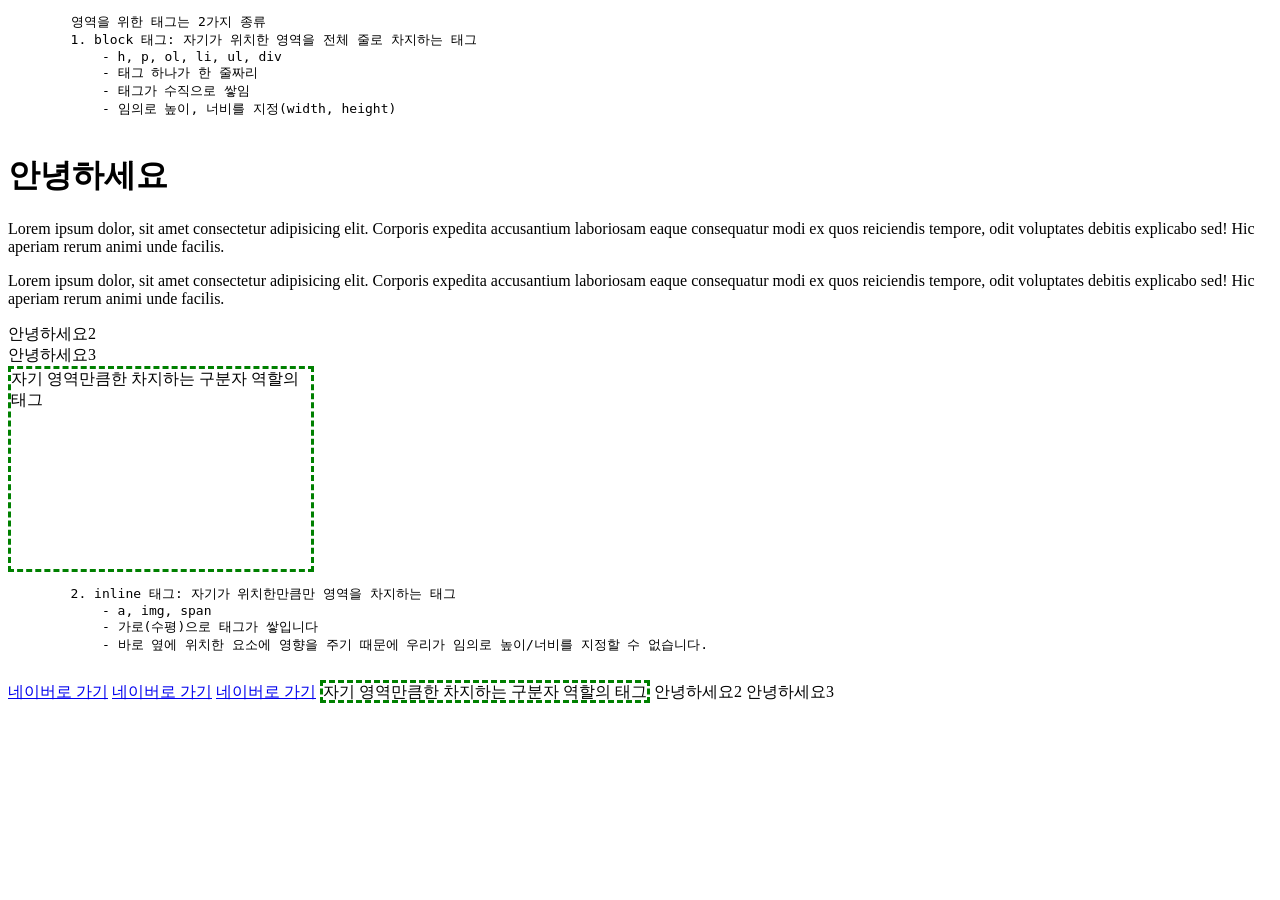
<file: 01_html/05_html_layout.html>
<!DOCTYPE html>
<html lang="en">
<head>
    <meta charset="UTF-8">
    <meta name="viewport" content="width=device-width, initial-scale=1.0">
    <title>Document</title>
</head>
<body>
    <pre>
        영역을 위한 태그는 2가지 종류
        1. block 태그: 자기가 위치한 영역을 전체 줄로 차지하는 태그 
            - h, p, ol, li, ul, div
            - 태그 하나가 한 줄짜리
            - 태그가 수직으로 쌓임
            - 임의로 높이, 너비를 지정(width, height)
    </pre>
    <h1>안녕하세요</h1>
    <p>Lorem ipsum dolor, sit amet consectetur adipisicing elit. Corporis expedita accusantium laboriosam eaque consequatur modi ex quos reiciendis tempore, odit voluptates debitis explicabo sed! Hic aperiam rerum animi unde facilis.</p>
    <p>Lorem ipsum dolor, sit amet consectetur adipisicing elit. Corporis expedita accusantium laboriosam eaque consequatur modi ex quos reiciendis tempore, odit voluptates debitis explicabo sed! Hic aperiam rerum animi unde facilis.</p>

    <div>안녕하세요2</div>
    <div>안녕하세요3</div>

    <div  style="width: 300px; height: 200px; border: green dashed;">자기 영역만큼한 차지하는 구분자 역할의 태그</div>
    
    <pre>
        2. inline 태그: 자기가 위치한만큼만 영역을 차지하는 태그
            - a, img, span
            - 가로(수평)으로 태그가 쌓입니다
            - 바로 옆에 위치한 요소에 영향을 주기 때문에 우리가 임의로 높이/너비를 지정할 수 없습니다.
    </pre>
 
    <a href="https://naver.com">네이버로 가기</a>
    <a href="https://naver.com">네이버로 가기</a>
    <a href="https://naver.com">네이버로 가기</a>

    <span  style="width: 300px; height: 200px; border: green dashed;">자기 영역만큼한 차지하는 구분자 역할의 태그</span>
    
    <span>안녕하세요2</span>
    <span>안녕하세요3</span>
</body>
</html>
</file>
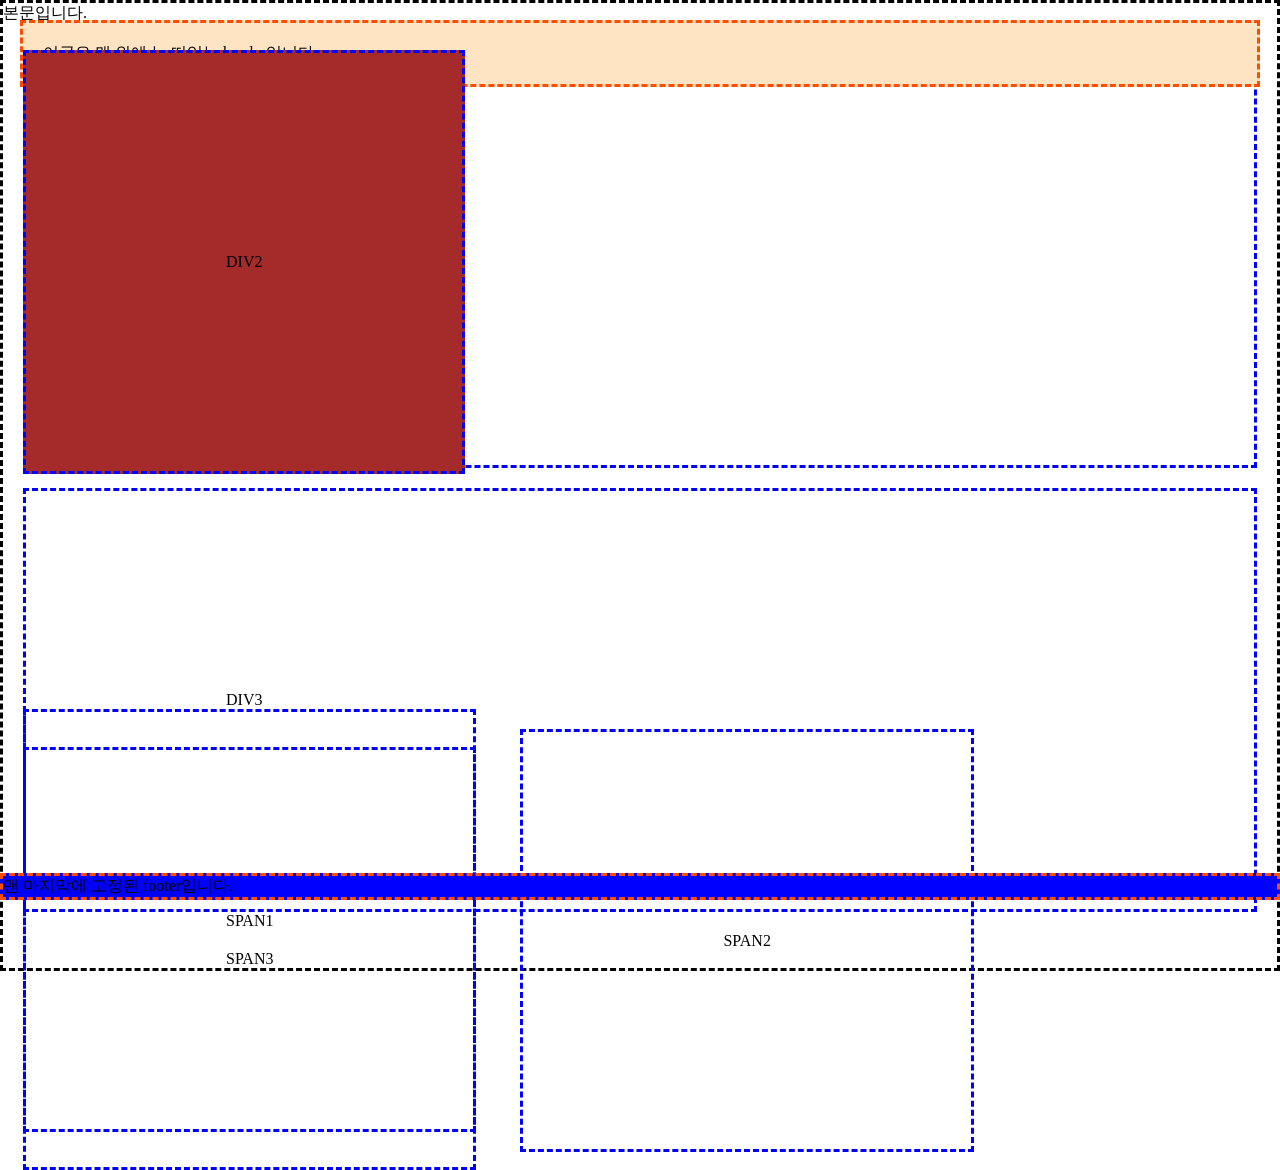
<file: 02_css/01_position.html>
<!DOCTYPE html>
<html lang="en">
<head>
    <meta charset="UTF-8">
    <meta name="viewport" content="width=device-width, initial-scale=1.0">
    <title>Positioning</title>

    <!--CSS 옵션을 주는 방법 
    1. 파일을 link : 모든 페이지에 일괄적으로 적용하기 위한 css태그들을 작성
    2. html 파일 안에 <style> </style> 안에 작성: 현재 페이지에서만 쓰게될 예외 코드들은 앞의 파일 뒤에 link 줍니다.
    3. 특정 태그의 style= 이라는 속성으로 직접 제시: 딱 한번 예외에 작성. 파싱할 때 잘못 파싱되므로 권장되는 방법은 아님
-->
    <link href="./01_postition.css" rel="stylesheet">

</head>
<body>
    <!-- 위치를 가리키는 글로벌 속성
     id -> 한 html에 1개의 고유한 자리
            쓸 때는 id라고 html에 쓰고
            js, css에서는 # 으로 표기 
     class -> 여러 위치에 같은 속성을 부여하고 싶을 때 
            쓸 때는 class 라고 html에 쓰고 
            js, css에서는 . 으로 표기
      -->
    <header id="header">
        이곳은 맨 위에 늘 떠있는 header입니다.
    </header>
    <content>
        본문입니다.
        <article>
            <div class="line-need">DIV1</div>
            <div id="div2" class="line-need">DIV2</div>
            <div class="line-need">DIV3</div>
        </article>
        <article>
            <span id="span1" class="line-need">SPAN1</span>
            <span class="line-need">SPAN2</span>
            <span class="line-need">SPAN3</span>
        </article>
    </content>
    <footer id="footer">
        맨 마지막에 고정된 footer입니다.
    </footer>
</body>
</html>
</file>
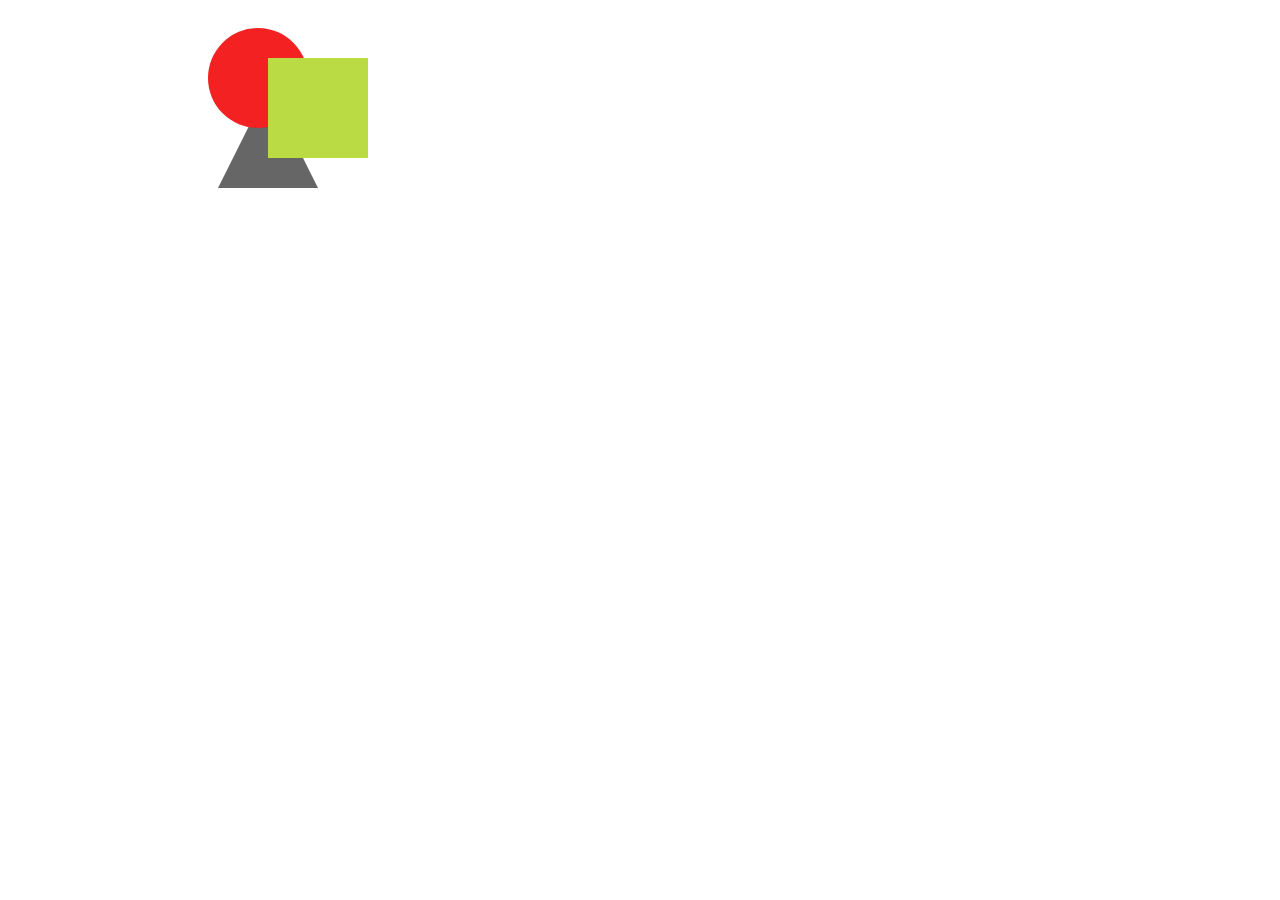
<file: 02_css/02_z-index.html>
<!doctype html>
<html lang="ko">
	<head>
		<meta charset="utf-8">
		<title>CSS</title>
		<style>
            /* z-index 속성 추가해서 위치 바꾸기 */
			div {
				width: 100px;
				height: 100px;
				position: absolute;

			}
			div.x {
				background-color: #f32121;
				border-radius: 50%;
                top: 20px;
				left: 200px;
				z-index: 99;
			}

			div.y {
				background-color: #badb44;
				top: 50px;
				left: 260px;
				z-index: 100;
			}

			div.z {
                top: 80px;
				left: 210px;
				width: 0px;
                height: 0px;
                border-bottom: 100px solid #666666;
                border-left: 50px solid transparent;
                border-right: 50px solid transparent;
				z-index: 10;
			}
			
		</style>
	</head>
	<body>
		<div class="top">
			<div class="x"></div>
			<div class="y"></div>
			<div class="z"></div>
		</div>
       	</body>
</html>
</file>
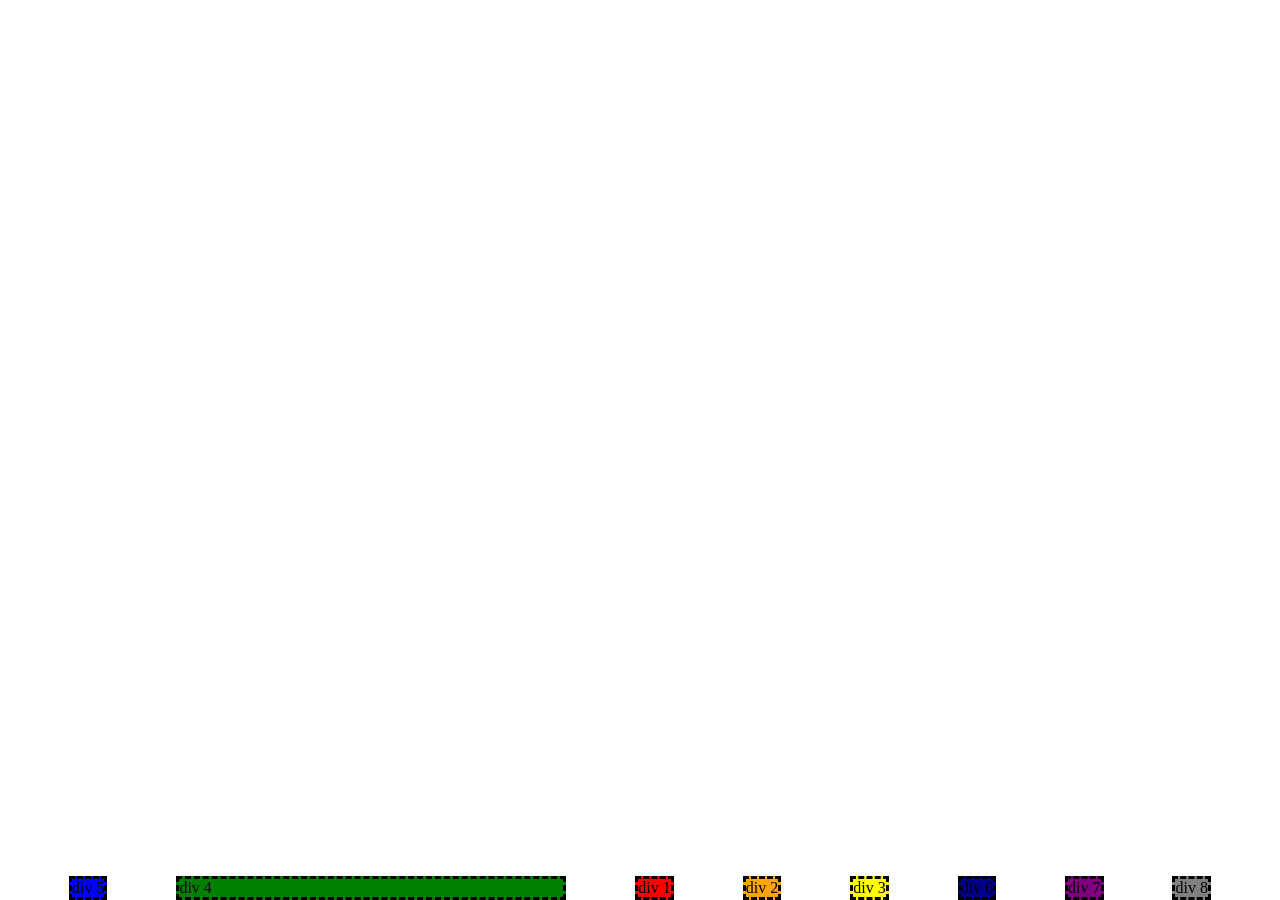
<file: 02_css/03_flex.html>
<!DOCTYPE html>
<html lang="en">
<head>
    <meta charset="UTF-8">
    <meta http-equiv="X-UA-Compatible" content="IE=edge">
    <meta name="viewport" content="width=device-width, initial-scale=1.0">
    <link rel="stylesheet" type="text/css" href="flex.css">
    <title>Flex</title>
</head>
<body>
    
    <!-- div.container>div.item#item${div $}*8 -->
     <!-- 부모와 자식 관계로 이루어진 div 들로 화면을 만듭니다. -->
    <div class="container">
        <div class="item" style="background-color:red" id="item1">div 1</div>
        <div class="item" style="background-color:orange" id="item2">div 2</div>
        <div class="item" style="background-color:yellow" id="item3">div 3</div>
        <div class="item" style="background-color:green" id="item4">div 4</div>
        <div class="item" style="background-color:blue" id="item5">div 5</div> 
        <div class="item" style="background-color:darkblue" id="item6">div 6</div>
        <div class="item" style="background-color:purple" id="item7">div 7</div>
        <div class="item" style="background-color:gray" id="item8">div 8</div>
    
    </div>
</body>
</html>
</file>
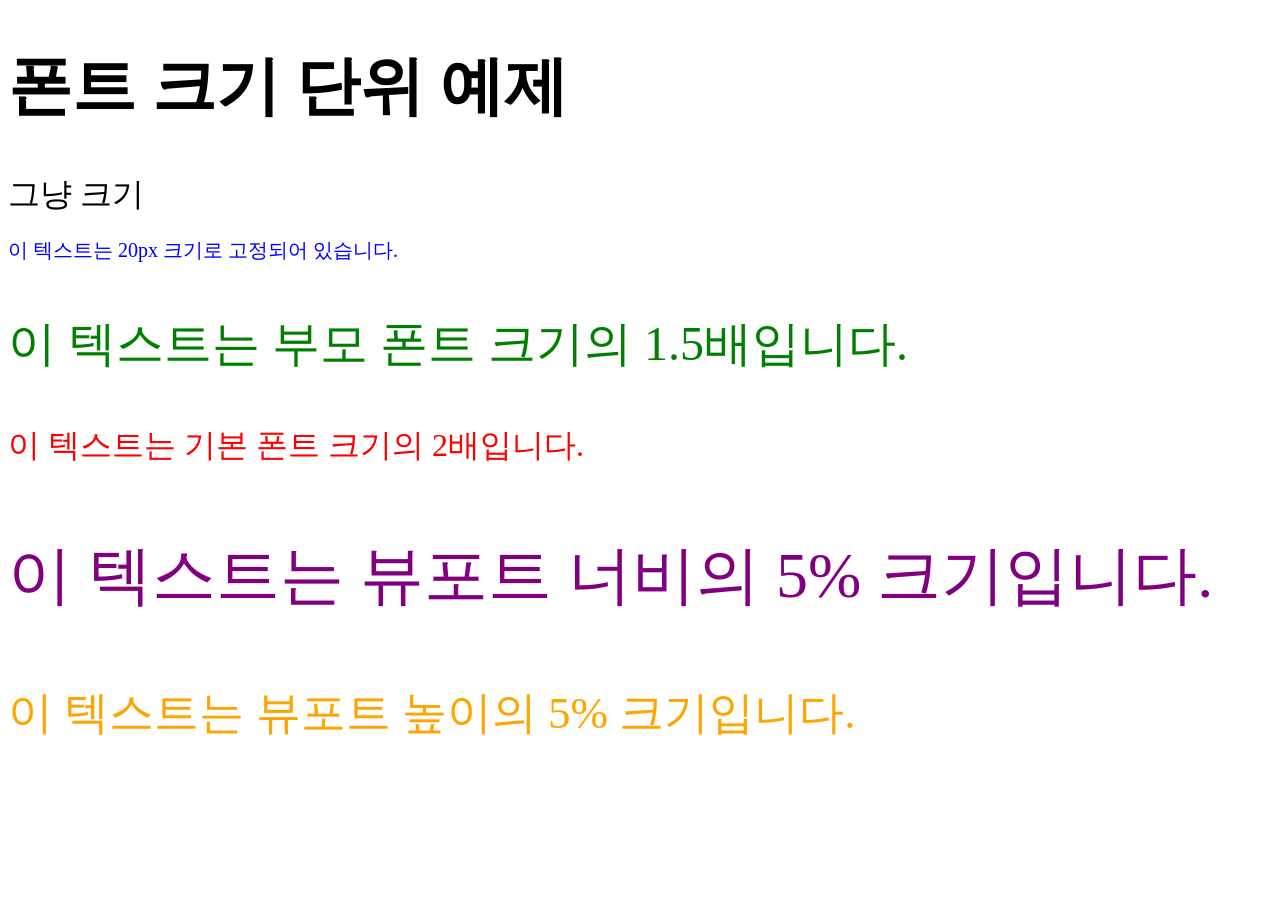
<file: 02_css/04_size.html>
<!DOCTYPE html>
<html lang="ko">
<head>
    <meta charset="UTF-8">
    <meta name="viewport" content="width=device-width, initial-scale=1.0">
    <title>폰트 크기 단위 예제</title>
    <style>
        body {
            font-size: 32px; /* 기본 폰트 크기 */
        }
        .px-size {
            font-size: 20px; /* 고정된 크기 */
            color: blue;
        }
        .em-size {
            font-size: 1.5em; /* 부모 폰트 크기의 1.5배 */
            color: green;
        }
        .rem-size {
            font-size: 2rem; /* 루트 폰트 크기의 2배 (32px) */
            color: red;
        }
        .vw-size {
            font-size: 5vw; /* 뷰포트 너비의 5% */
            color: purple;
        }
        .vh-size {
            font-size: 5vh; /* 뷰포트 높이의 5% */
            color: orange;
        }
    </style>
</head>
<body>
    <h1>폰트 크기 단위 예제</h1>
    그냥 크기
    <p class="px-size">이 텍스트는 20px 크기로 고정되어 있습니다.</p>
    <p class="em-size">이 텍스트는 부모 폰트 크기의 1.5배입니다.</p>
    <p class="rem-size">이 텍스트는 기본 폰트 크기의 2배입니다.</p>
    <p class="vw-size">이 텍스트는 뷰포트 너비의 5% 크기입니다.</p>
    <p class="vh-size">이 텍스트는 뷰포트 높이의 5% 크기입니다.</p>
</body>
</html>
</file>
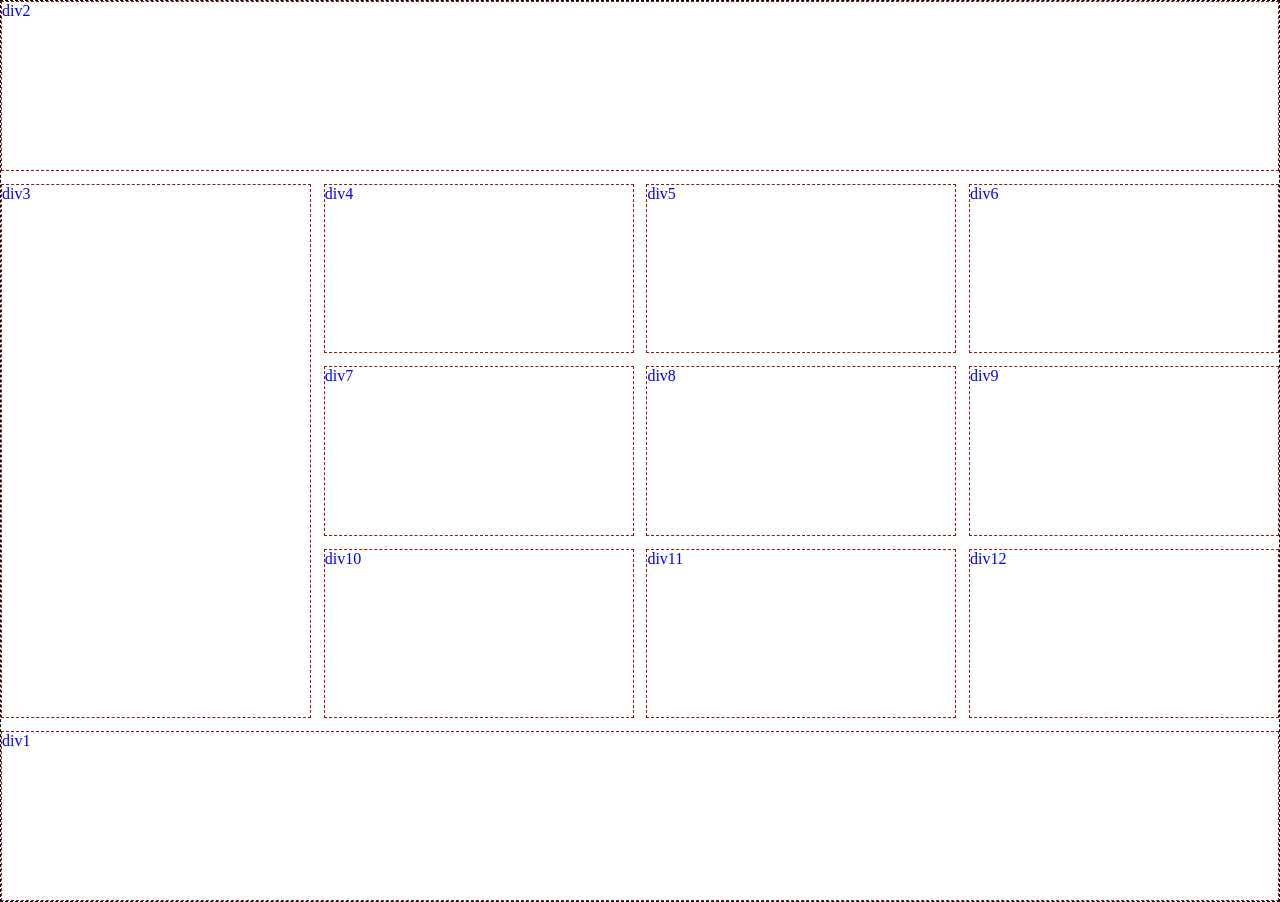
<file: 02_css/05_grid.html>
<!DOCTYPE html>
<html lang="en">
<head>
    <meta charset="UTF-8">
    <meta name="viewport" content="width=device-width, initial-scale=1.0">
    <title>Grid</title>
    <link rel="stylesheet" href="grid.css">
</head>
<body>
    <div class="container">
        <div class="item" id="item1">div1</div>
        <div class="item" id="item2">div2</div>
        <div class="item" id="item3">div3</div>
        <div class="item" id="item4">div4</div>
        <div class="item">div5</div>
        <div class="item">div6</div>
        <div class="item">div7</div>
        <div class="item">div8</div>
        <div class="item">div9</div>
        <div class="item">div10</div>
        <div class="item">div11</div>
        <div class="item">div12</div>

    </div>
</body>
</html>
</file>
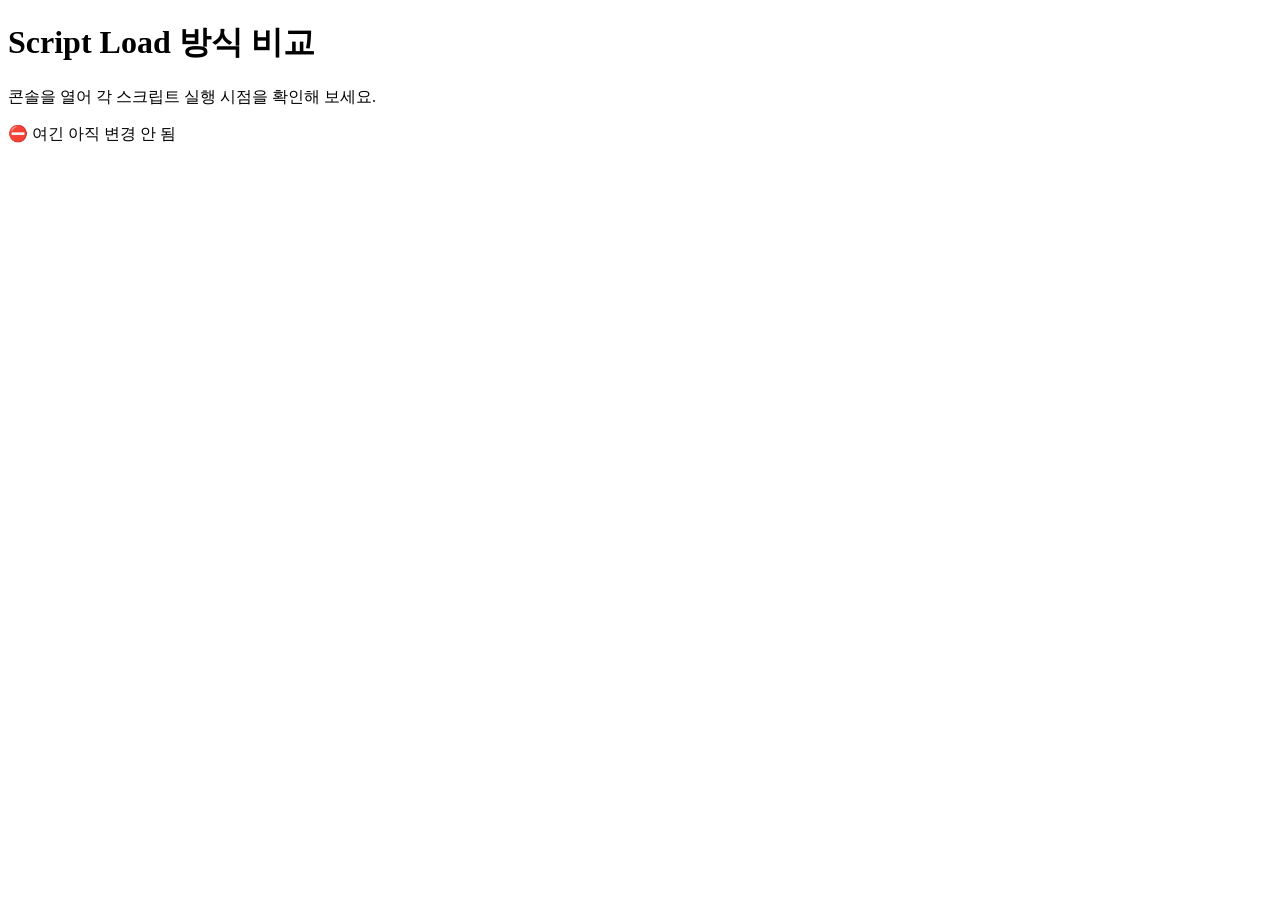
<file: 03_js/exam0.html>
<!DOCTYPE html>
<html lang="ko">
<head>
  <meta charset="UTF-8" />
  <title>Script Loading Test - Single HTML</title>

  <!-- 1. head에서 동기 실행 (렌더링 차단) -->
  <script>
    alert("🟡 [1] head 동기 스크립트 실행됨 (렌더링 차단)");
    console.log("🟡 [1] head 동기 스크립트 실행됨 (렌더링 차단)");
  </script>

  <!-- 2. async 스크립트 시뮬레이션 -->
  <script async>
    setTimeout(() => {
        alert("🟢 [2] async 스크립트 실행됨 (순서 예측 불가)");
        console.log("🟢 [2] async 스크립트 실행됨 (순서 예측 불가)");
    }, 0);
  </script>

  <!-- 3. defer 스크립트 시뮬레이션 -->
  <script defer>
    alert("🔵 defer 스크립트 실행됨 (DOMContentLoaded 전에 실행됨)");
    console.log("🔵 defer 스크립트 실행됨 (DOMContentLoaded 전에 실행됨)");
    const el = document.getElementById("target");
        if (el) {
        el.textContent = "✅ 변경 성공!";
        } else {
        console.error("❌ #target 요소를 찾지 못했어요!");
        }
</script>
</head>

<body>
  <h1>Script Load 방식 비교</h1>
  <p>콘솔을 열어 각 스크립트 실행 시점을 확인해 보세요.</p>
 
  <!-- 아직 파싱되지 않았기 때문에 위 스크립트 실행 시점에는 존재하지 않을 수 있음 -->
  <div id="target">⛔ 여긴 아직 변경 안 됨</div>
  
  <!-- 4. body 끝에 위치한 스크립트 -->
  <script>
    alert("🔴 [4] body 끝 스크립트 실행됨");
    console.log("🔴 [4] body 끝 스크립트 실행됨");

  </script>

  <!-- DOMContentLoaded 이벤트 확인 -->
  <script>
     // 브라우저가 HTML 문서를 완전히 파싱하고 DOM 트리가 완성되었을 때 발생하는 이벤트
    document.addEventListener("DOMContentLoaded", () => {
        alert("✅ [5] DOMContentLoaded 발생");
        console.log("✅ [5] DOMContentLoaded 발생");
        
    });

    window.addEventListener("load", () => {
    console.log("✅ load: 모든 리소스까지 완전히 로드됨!");


  });
  </script>
</body>
</html>
</file>
<file: 01_html/04_html_input/style.css>
/* =========================================================
   폼 데이터 다루기 — style.css
   구조(HTML) 와 표현(CSS) 을 분리했습니다.
   색·간격은 아래 :root 한 곳만 고치면 전체가 바뀝니다.
   ========================================================= */

/* ---------- 1. 색과 간격을 변수로 모아둡니다 ---------- */
:root {
  --brand: #2f6feb;
  --brand-dark: #1f4fb8;

  --bg: #f5f6f8;
  --card: #ffffff;
  --text: #1f2328;
  --muted: #6b7280;
  --line: #e5e7eb;

  --radius: 14px;
  --gap: 16px;

  --shadow: 0 1px 2px rgba(0, 0, 0, .05), 0 8px 24px rgba(0, 0, 0, .06);
}

/* ---------- 2. 기본값 정리 ---------- */
* {
  box-sizing: border-box;
}

body {
  margin: 0;
  padding: 32px 16px 64px;
  background: var(--bg);
  color: var(--text);
  font-family: "Pretendard", system-ui, -apple-system, "Apple SD Gothic Neo",
               "Malgun Gothic", "맑은 고딕", sans-serif;
  font-size: 15px;
  line-height: 1.6;
}

.page {
  max-width: 720px;
  margin: 0 auto;
}

/* ---------- 3. 머리말 ---------- */
.page-head {
  margin-bottom: 24px;
}

.page-head h1 {
  margin: 0 0 8px;
  font-size: 26px;
  letter-spacing: -0.02em;
}

.lead {
  margin: 0;
  color: var(--muted);
}

/* ---------- 4. 카드 ---------- */
.card {
  background: var(--card);
  border-radius: var(--radius);
  box-shadow: var(--shadow);
  padding: 24px;
  margin-bottom: 24px;
}

/* ---------- 5. fieldset: 관련된 입력끼리 묶는 상자 ---------- */
fieldset {
  border: 1px solid var(--line);
  border-radius: 12px;
  padding: 18px;
  margin: 0 0 var(--gap);
}

legend {
  padding: 4px 12px;
  background: var(--brand);
  color: #fff;
  font-size: 13px;
  font-weight: 700;
  border-radius: 999px;
}

/* ---------- 6. 입력 한 칸 ---------- */
.field {
  margin-bottom: var(--gap);
}

.field:last-child {
  margin-bottom: 0;
}

label {
  display: block;
  margin-bottom: 6px;
  font-weight: 600;
  font-size: 14px;
}

input[type="text"],
input[type="tel"],
input[type="date"],
textarea,
select {
  width: 100%;
  padding: 11px 13px;
  border: 1px solid var(--line);
  border-radius: 10px;
  background: #fff;
  color: inherit;
  font: inherit;
  transition: border-color .15s, box-shadow .15s;
}

textarea {
  resize: vertical;
  min-height: 96px;
}

/* 키보드로 이동했을 때 지금 어디인지 보이게 합니다 (접근성) */
input:focus-visible,
textarea:focus-visible,
select:focus-visible,
button:focus-visible {
  outline: none;
  border-color: var(--brand);
  box-shadow: 0 0 0 3px rgba(47, 111, 235, .18);
}

/* 값이 형식에 안 맞으면 테두리로 알려줍니다 */
input:not(:placeholder-shown):invalid {
  border-color: #d93025;
}

::placeholder {
  color: #9ca3af;
}

/* ---------- 7. 라디오 / 체크박스 ---------- */
.choice-list {
  display: flex;
  flex-wrap: wrap;
  gap: 8px;
}

/* label 로 감싸면 글자를 눌러도 선택됩니다 */
.choice {
  display: inline-flex;
  align-items: center;
  gap: 8px;
  margin: 0;
  padding: 9px 14px;
  border: 1px solid var(--line);
  border-radius: 999px;
  font-weight: 500;
  cursor: pointer;
  transition: border-color .15s, background .15s;
}

.choice:hover {
  border-color: var(--brand);
}

/* accent-color 한 줄로 기본 동그라미·네모의 색이 바뀝니다 */
.choice input {
  accent-color: var(--brand);
  width: 17px;
  height: 17px;
  margin: 0;
  cursor: pointer;
}

/* 선택된 항목을 눈에 띄게 (:has 는 최신 브라우저에서 동작합니다) */
.choice:has(input:checked) {
  border-color: var(--brand);
  background: rgba(47, 111, 235, .07);
}

/* ---------- 8. 색상 / 범위 ---------- */
input[type="color"] {
  width: 56px;
  height: 42px;
  padding: 4px;
  border: 1px solid var(--line);
  border-radius: 10px;
  background: #fff;
  cursor: pointer;
}

.range-row {
  display: flex;
  align-items: center;
  gap: 12px;
}

input[type="range"] {
  flex: 1;
  accent-color: var(--brand);
  cursor: pointer;
}

output {
  min-width: 52px;
  padding: 4px 10px;
  border-radius: 8px;
  background: var(--bg);
  font-variant-numeric: tabular-nums;
  font-weight: 700;
  text-align: center;
}

/* ---------- 9. select ---------- */
select[multiple] {
  padding: 6px;
}

select[multiple] option {
  padding: 6px 8px;
  border-radius: 6px;
}

/* ---------- 10. 도움말 문구 ---------- */
.hint {
  margin: 6px 0 0;
  color: var(--muted);
  font-size: 12.5px;
}

.hint code {
  padding: 1px 5px;
  border-radius: 5px;
  background: var(--bg);
  font-size: 12px;
}

/* ---------- 11. 버튼 ---------- */
.actions {
  display: flex;
  gap: 10px;
  margin-top: 20px;
}

.btn {
  padding: 11px 22px;
  border: 1px solid var(--line);
  border-radius: 10px;
  background: #fff;
  color: var(--text);
  font: inherit;
  font-weight: 600;
  cursor: pointer;
  transition: background .15s, border-color .15s;
}

.btn:hover {
  border-color: var(--brand);
}

.btn-primary {
  border-color: var(--brand);
  background: var(--brand);
  color: #fff;
}

.btn-primary:hover {
  background: var(--brand-dark);
  border-color: var(--brand-dark);
}

/* ---------- 12. 결과 표 ---------- */
.result h2 {
  margin: 0 0 16px;
  font-size: 19px;
}

.result h3 {
  margin: 24px 0 8px;
  font-size: 15px;
}

table {
  width: 100%;
  border-collapse: collapse;
  font-size: 14px;
}

thead th {
  padding: 9px 12px;
  background: var(--bg);
  color: var(--muted);
  font-size: 12.5px;
  text-align: left;
}

thead th:first-child {
  border-radius: 8px 0 0 8px;
}

thead th:last-child {
  border-radius: 0 8px 8px 0;
}

tbody th {
  width: 34%;
  padding: 10px 12px;
  border-bottom: 1px solid var(--line);
  color: var(--muted);
  font-weight: 600;
  text-align: left;
  vertical-align: top;
}

tbody td {
  padding: 10px 12px;
  border-bottom: 1px solid var(--line);
  word-break: break-word;
  white-space: pre-wrap;
}

/* method 뱃지 — GET / POST 를 색으로 구분합니다 */
.badge {
  display: inline-block;
  margin-left: 6px;
  padding: 3px 10px;
  border-radius: 999px;
  font-size: 12px;
  font-weight: 700;
  letter-spacing: .04em;
  vertical-align: middle;
}

.badge-get {
  background: #e8f0fe;
  color: #1a56c4;
}

.badge-post {
  background: #e6f4ea;
  color: #137333;
}

/* '주소' / '본문' 이름표가 붙은 줄 */
.send-row {
  display: flex;
  align-items: flex-start;
  gap: 10px;
  margin-bottom: 8px;
}

.send-key {
  flex-shrink: 0;
  width: 76px;
  padding-top: 13px;
  color: var(--muted);
  font-size: 12.5px;
  font-weight: 700;
}

.send-row .query {
  flex: 1;
  min-width: 0;
}

@media (max-width: 480px) {
  .send-row {
    flex-direction: column;
    gap: 4px;
  }

  .send-key {
    width: auto;
    padding-top: 0;
  }
}

.query {
  margin: 0;
  padding: 14px;
  border-radius: 10px;
  background: #1f2328;
  color: #d6e2ff;
  font-family: ui-monospace, SFMono-Regular, Consolas, monospace;
  font-size: 12.5px;
  line-height: 1.7;
  overflow-x: auto;   /* 길어지면 가로로 스크롤 */
  white-space: pre-wrap;
  word-break: break-all;
}

/* ---------- 13. 화면이 넓으면 두 칸으로 ---------- */
.grid {
  display: grid;
  gap: var(--gap);
}

@media (min-width: 560px) {
  .grid {
    grid-template-columns: 1fr 1fr;
  }
}

/* ---------- 14. 어두운 화면을 쓰는 사람을 위해 ---------- */
@media (prefers-color-scheme: dark) {
  :root {
    --bg: #16181c;
    --card: #212429;
    --text: #e8eaed;
    --muted: #9aa2ad;
    --line: #343941;
    --shadow: 0 1px 2px rgba(0, 0, 0, .3), 0 8px 24px rgba(0, 0, 0, .35);
  }

  input[type="text"],
  input[type="tel"],
  input[type="date"],
  input[type="color"],
  textarea,
  select,
  .btn {
    background: #1a1d21;
  }

  .btn-primary {
    background: var(--brand);
  }

  .query {
    background: #0f1114;
  }

  .badge-get {
    background: #1c2b47;
    color: #9dbcf5;
  }

  .badge-post {
    background: #17301f;
    color: #8fd3a5;
  }
}
</file>
<file: 01_html/02_html기초.css>
* {
    box-sizing: border-box;
}

body {
    margin: 0;
    padding: 40px 20px;
    background-color: #f4f7fb;
    font-family: "Malgun Gothic", sans-serif;
    color: #1f2937;
}

.account-list {
    display: flex;
    flex-wrap: wrap;
    gap: 20px;
    width: min(1200px, 100%);
    margin: 0 auto;
}

.account-card {
    flex: 1 1 calc(25% - 20px);
    min-width: 220px;
    max-width: calc(25% - 20px);
    background-color: #ffffff;
    border-radius: 16px;
    padding: 24px;
    box-shadow: 0 4px 14px rgba(31, 41, 55, 0.1);
}

.card-header {
    margin-bottom: 20px;
}

.card-header h2 {
    margin: 0;
    font-size: 22px;
    font-weight: 700;
}

.card-body {
    margin-bottom: 24px;
}

.account-number {
    margin: 0 0 10px;
    color: #64748b;
    font-size: 14px;
}

.balance {
    margin: 0;
}

.balance strong {
    color: #111827;
    font-size: 30px;
    font-weight: 700;
}

.card-footer {
    display: flex;
    justify-content: space-between;
    gap: 12px;
}

.card-footer button {
    flex: 1;
    padding: 12px 16px;
    border: 1px solid #dbe3ee;
    border-radius: 8px;
    background-color: #ffffff;
    color: #2563eb;
    font: inherit;
    font-weight: 700;
    cursor: pointer;
}

.card-footer button:first-child {
    border-color: #2563eb;
    background-color: #2563eb;
    color: #ffffff;
}

.card-footer button:hover {
    filter: brightness(0.95);
}

@media (max-width: 900px) {
    .account-card {
        flex: 1 1 calc(50% - 20px);
        max-width: calc(50% - 20px);
    }
}

@media (max-width: 560px) {
    .account-card {
        flex: 1 1 100%;
        max-width: 100%;
    }
}
</file>
<file: 02_css/01_postition.css>
/* 태그 자체 */
body {
    margin: 0;
    border-color: rgb(0, 0, 0);
    border-style: dashed;
}

/* id */
#header, #footer {
    border-color: rgb(255, 77, 0);
    border-style: dashed;
}

/* class */
.line-need {
    border-color: blue;
    border-style: dashed;
}


/* position : 위치를 결정하는 속성
Vv static (기본) - 요소 자체가 가지고 있는 위치를 통해 레이아웃
v absolute (절대적인) - 자기를 감싼 상위 태그 기준으로 레이아웃
Vv sticky (딱 붙어있는) - 자기 자리까지는 그대로 있다가 스크롤이 내려가면 고정
Vv relative (상대적인) - 원래 내 위치 기준으로 레이아웃
Vv fixed (고정된) - 처음부터 끝까지 붙박이 
*/

div, span {
    margin: 20px;
    padding: 200px;
    border: blue dashed;
}

header {
    position: fixed;
    top: 0px;
    left: 0px;
    right: 0px;
    margin: 20px;
    padding: 20px;
    background-color: bisque;
}


footer {
    position: fixed;
    bottom: 0px;
    right: 0px;
    left: 0px;
    background-color: blue;
}

#span1 {
    /* 원래 자기 위치를 기준으로 */
    position: relative;
    top: -20px;
}

#div2 {
    /* position: sticky; */
    position: absolute; /* 자신의 부모인 article 기준으로 top 30px 만큼 위치에서 시작 */
    background-color: brown;
    top:30px;
}
</file>
<file: 02_css/flex.css>
body {
    margin: 0;
}

/* flex는 부모 컨테이너에 걸어놓고 자식 컨테이너를 일괄 지휘 */
.container {
    height: 100vh;
    display: flex;
    justify-content:space-evenly;
    flex-wrap: wrap;
    /* 중심 축 정하는 옵션 */
    /* flex-direction: column-reverse; */
    /* 중심축의 90도가 되는 보조축 기준으로는 어떻게 아이템을 정렬할지 선택 */
    align-items:flex-end; 
}

.item {
    border: black dashed;
}

/* 필요한 경우 order 라는 속성으로 자식 요소의 순서를 제어할 수 있습니다. */
#item4 {
    order: -1;
    flex-basis: 30%; /* 특정 아이템이 차지하는 영역의 비중을 선택 가능 */
}

#item5 {
    order: -2;
}
</file>
<file: 02_css/grid.css>
body {
    margin: 0px;
}
.container {
    height: 100vh;
    border: 1px black dashed;
    display: grid;
    /* 화면을 vw, vh로 나눌때는 총합이 100이므로 100 기준으로 작성 */
    /* grid-template-columns: 20vw 30vw 30vw 10vw 5vw 5vw */
    /* fr : 전체 grid를 구간으로 나누는 상대적 단위 */
    /* grid-template-columns: 2fr 3fr 2fr 6fr; */
    /* grid-template-columns: 30% 70%; */
    /* grid-template-columns: 200px 7fr 3fr; */
    grid-template-columns: repeat(4, 1fr);
    grid-gap: 1vw;
}

.item {
    border: 1px rgb(139, 23, 23) dashed;
}

#item1 {
    grid-row: 5;
    grid-column: 1/5; /* 1에서 5까지*/
}

#item2 {
    grid-row: 1;
    grid-column: 1/5;

}

#item3 {
    grid-row: 2/5;
}

@media screen and (max-width: 922px) {
body {
    background-color: red;
}
}

@media screen and (max-width: 600px) {
    body {
        background-color: rgb(185, 96, 96);
    }
    }

@media (orientation: landscape) {
    body {
        color: blue;
    }
}
</file>
